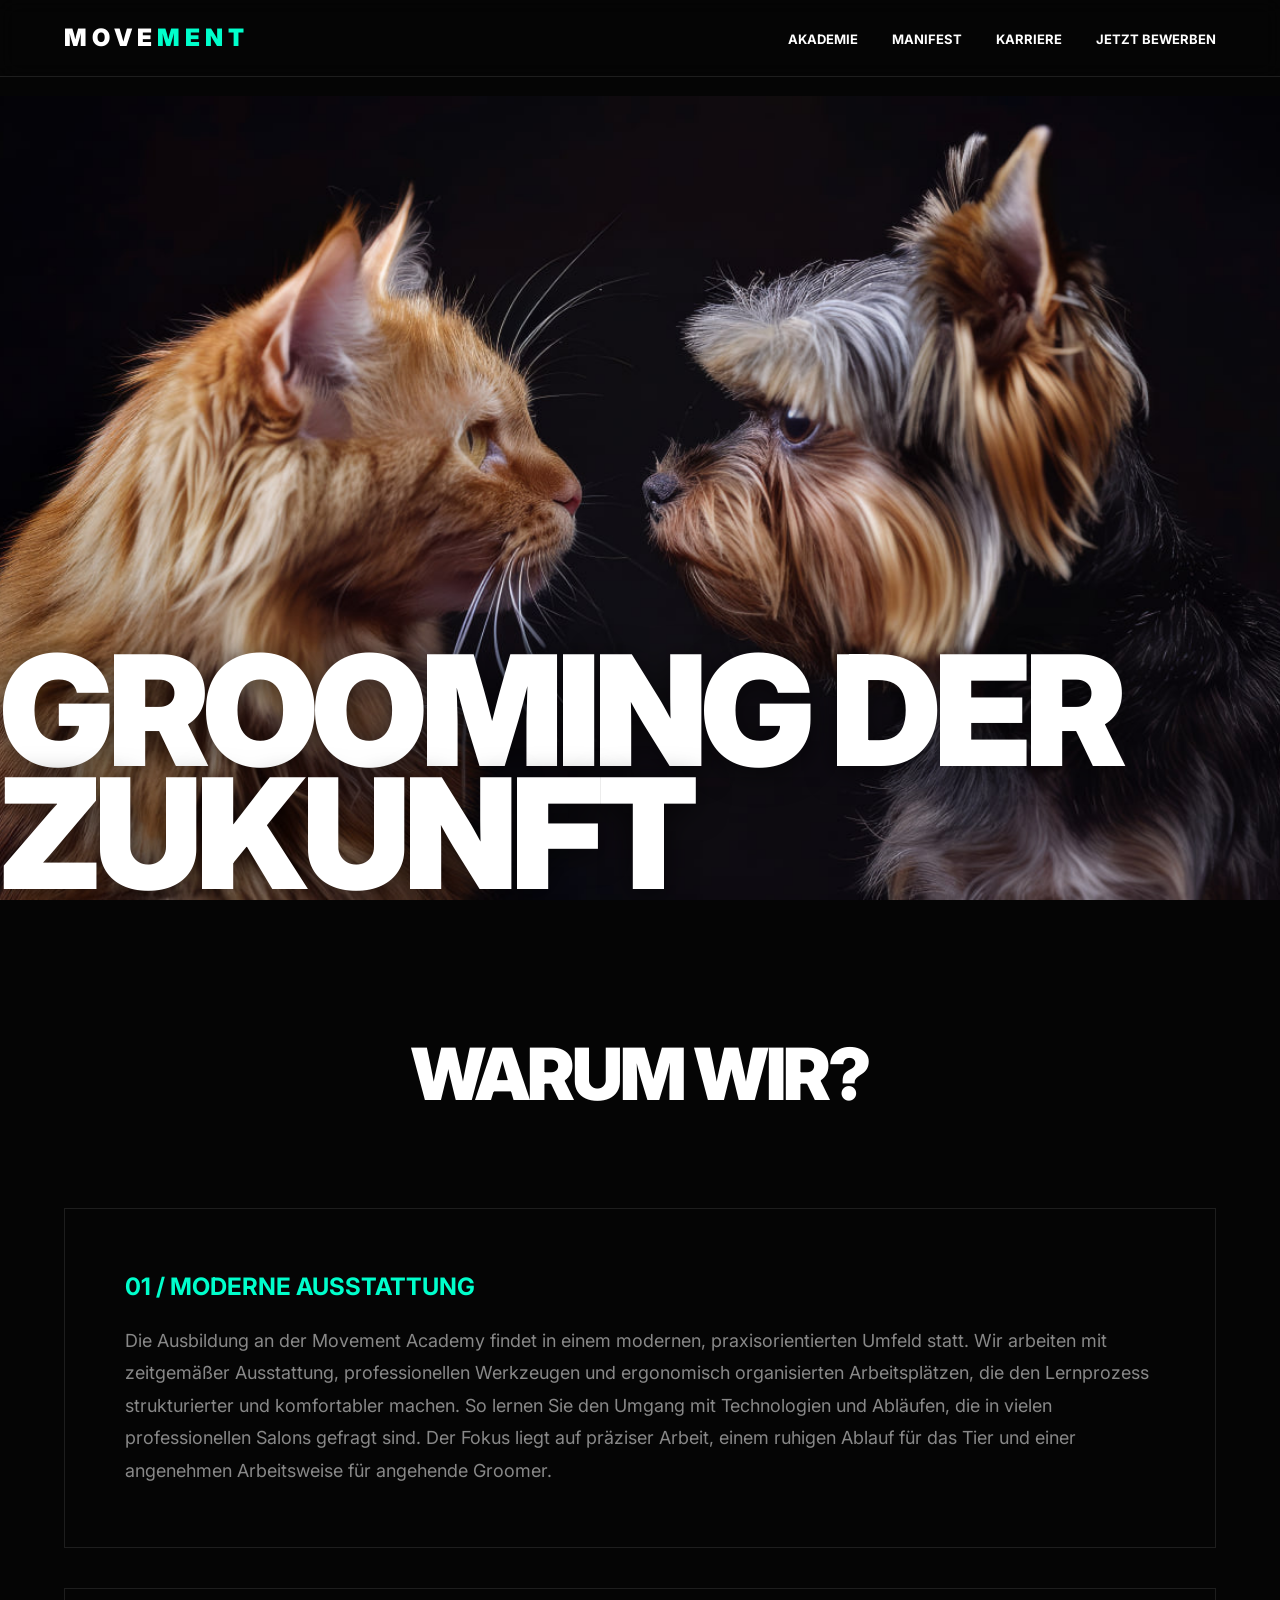
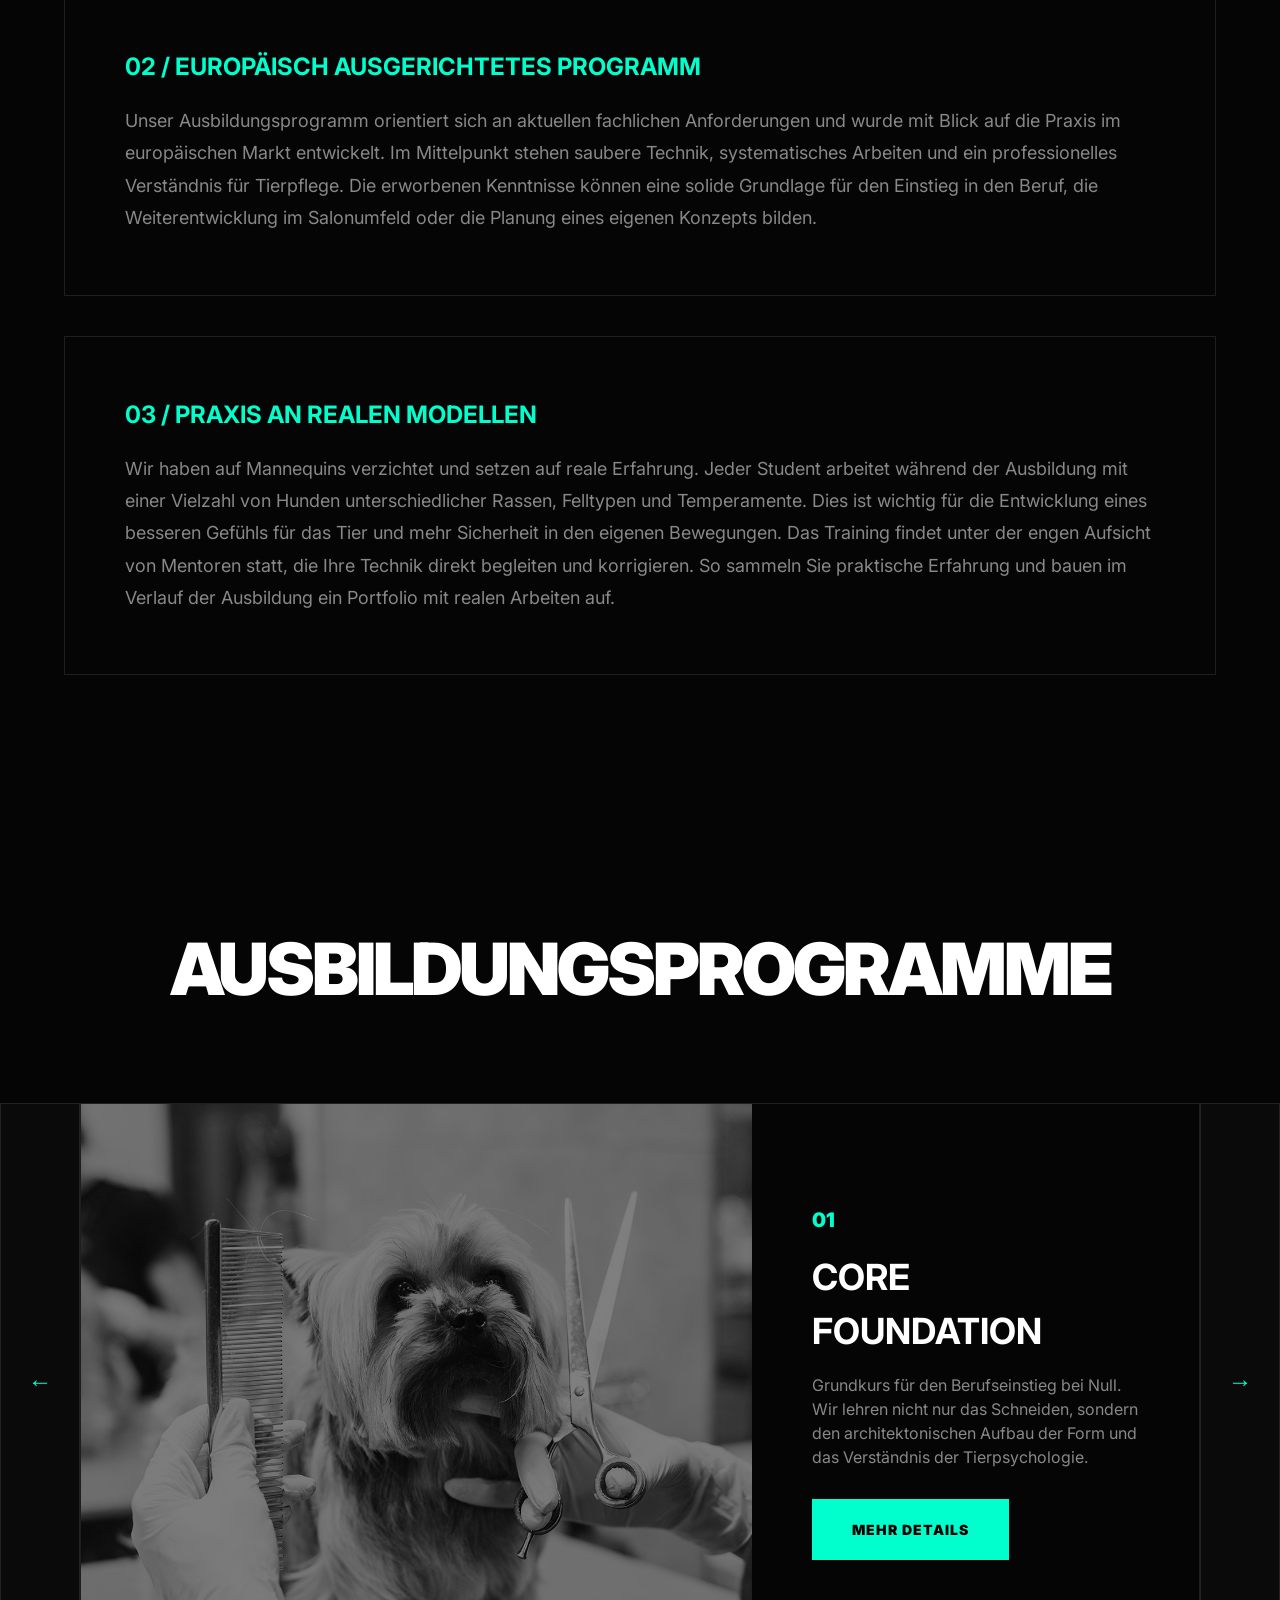
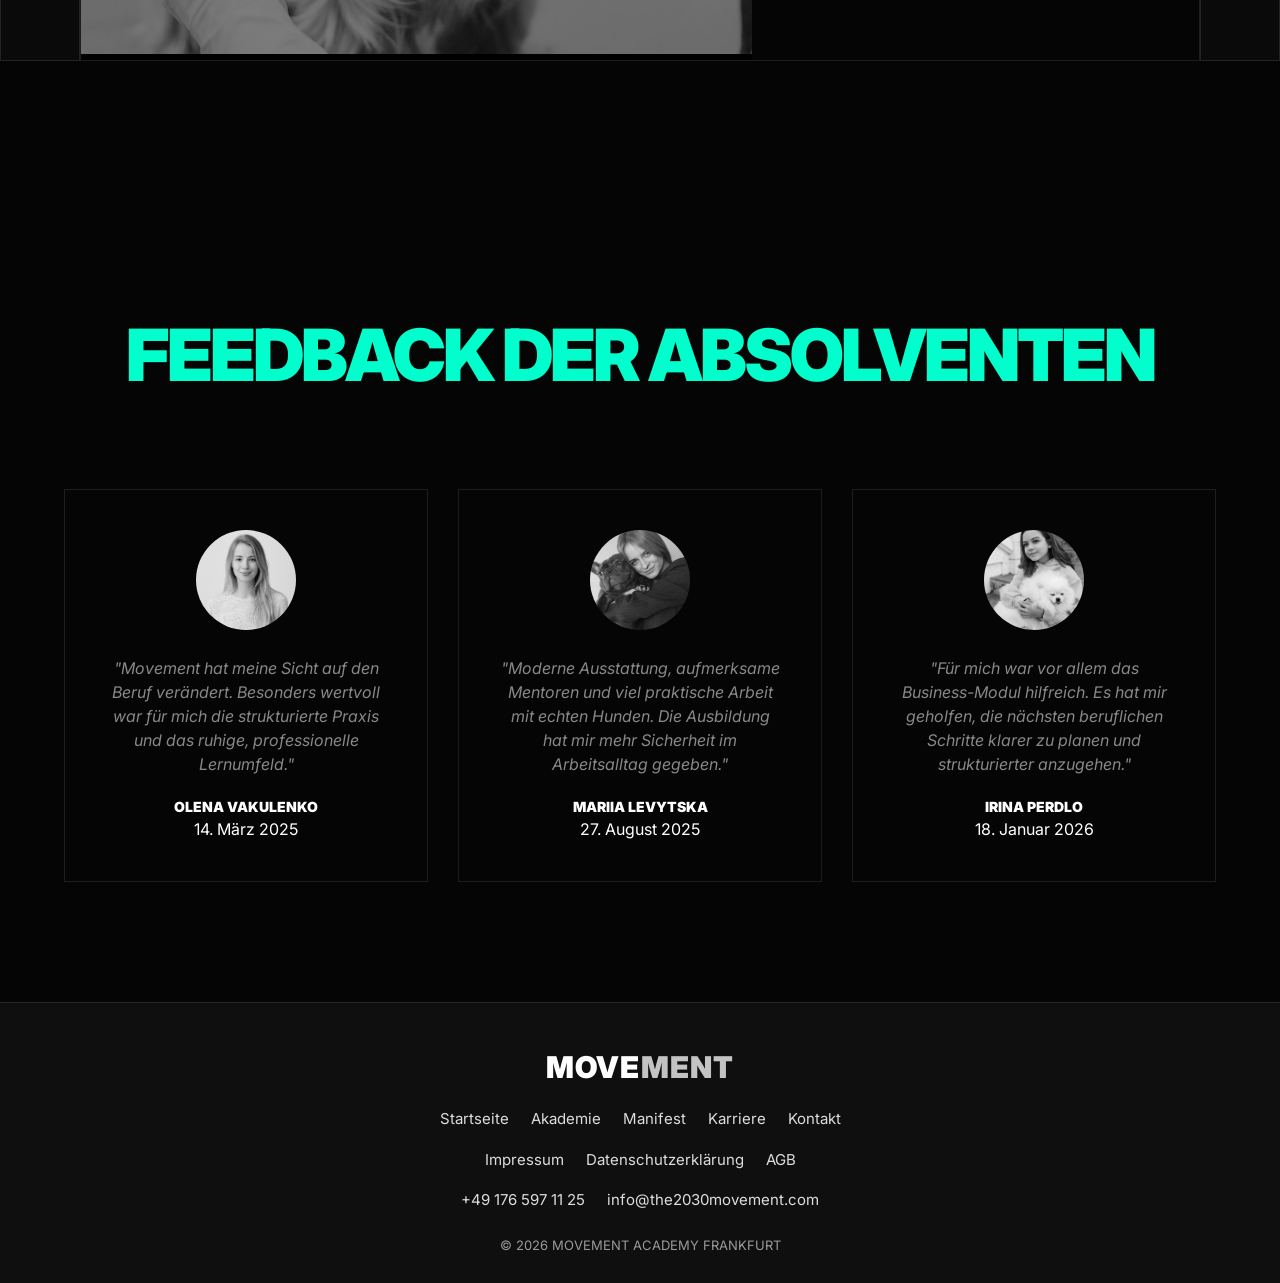
<file: index.html>
<!DOCTYPE html>
<html lang="de">
<head>
    <meta charset="UTF-8">
    <meta name="viewport" content="width=device-width, initial-scale=1.0">
    <title>MOVEMENT — Grooming Architektur 2030</title>
    <link rel="stylesheet" href="style.css">
    <link href="https://fonts.googleapis.com/css2?family=Inter:wght@400;700;900&display=swap" rel="stylesheet">
</head>
<body>

<header class="site-header">
    <div class="container header-inner">
        <a href="index.html" class="brand">MOVE<span>MENT</span></a>
        
        <button class="menu-toggle" id="mobile-menu">
            <span></span>
            <span></span>
            <span></span>
        </button>

        <nav class="nav" id="nav-menu">
            <a href="kurse.html">Akademie</a>
            <a href="uber-uns.html">Manifest</a>
            <a href="karriere.html">Karriere</a>
            <a href="contacts.html" class="btn-nav">Jetzt bewerben</a>
        </nav>
    </div>
</header>


<main>
    <section class="hero-container">
        <div class="hero-full hero-home-bg">
            <div class="hero-content-bottom container">
                <h1 class="hero-title">GROOMING DER ZUKUNFT</h1>
            </div>
        </div>
    </section>

    <section class="section">
    <div class="container">
        <h2 class="section-main-title">WARUM WIR?</h2>
        <div class="advantage-grid">
            <div class="advantage-block reveal">
                <h3>01 / MODERNE AUSSTATTUNG</h3>
                <p>Die Ausbildung an der Movement Academy findet in einem modernen, praxisorientierten Umfeld statt. Wir arbeiten mit zeitgemäßer Ausstattung, professionellen Werkzeugen und ergonomisch organisierten Arbeitsplätzen, die den Lernprozess strukturierter und komfortabler machen. So lernen Sie den Umgang mit Technologien und Abläufen, die in vielen professionellen Salons gefragt sind. Der Fokus liegt auf präziser Arbeit, einem ruhigen Ablauf für das Tier und einer angenehmen Arbeitsweise für angehende Groomer.</p>
            </div>

            <div class="advantage-block reveal">
                <h3>02 / EUROPÄISCH AUSGERICHTETES PROGRAMM</h3>
                <p>Unser Ausbildungsprogramm orientiert sich an aktuellen fachlichen Anforderungen und wurde mit Blick auf die Praxis im europäischen Markt entwickelt. Im Mittelpunkt stehen saubere Technik, systematisches Arbeiten und ein professionelles Verständnis für Tierpflege. Die erworbenen Kenntnisse können eine solide Grundlage für den Einstieg in den Beruf, die Weiterentwicklung im Salonumfeld oder die Planung eines eigenen Konzepts bilden.</p>
            </div>

            <div class="advantage-block reveal">
                <h3>03 / PRAXIS AN REALEN MODELLEN</h3>
                <p>Wir haben auf Mannequins verzichtet und setzen auf reale Erfahrung. Jeder Student arbeitet während der Ausbildung mit einer Vielzahl von Hunden unterschiedlicher Rassen, Felltypen und Temperamente. Dies ist wichtig für die Entwicklung eines besseren Gefühls für das Tier und mehr Sicherheit in den eigenen Bewegungen. Das Training findet unter der engen Aufsicht von Mentoren statt, die Ihre Technik direkt begleiten und korrigieren. So sammeln Sie praktische Erfahrung und bauen im Verlauf der Ausbildung ein Portfolio mit realen Arbeiten auf.</p>
            </div>
        </div>
    </div>
</section>

    <section class="section courses-slider-section">
        <div class="container">
            <h2 class="section-main-title">AUSBILDUNGSPROGRAMME</h2>
        </div>
        
        <div class="slider-wrapper-central">
            <button class="slider-nav-panel prev" id="prevBtn">
                <span class="arrow">←</span>
            </button>

            <div class="courses-window">
                <div class="courses-track" id="coursesTrack">
                    <div class="course-card-compact">
                        <div class="course-img-box">
                            <img src="images/home2.jpg" alt="Professioneller Grooming-Prozess in der Movement Academy" class="hero-bg-img">
                        </div>
                        <div class="course-content-box">
                            <span class="course-num">01</span>
                            <h3>CORE FOUNDATION</h3>
                            <p>Grundkurs für den Berufseinstieg bei Null. Wir lehren nicht nur das Schneiden, sondern den architektonischen Aufbau der Form und das Verständnis der Tierpsychologie.</p>
                            <a href="kurse.html" class="btn-movement">MEHR DETAILS</a>
                        </div>
                    </div>
                    <div class="course-card-compact">
                        <div class="course-img-box">
                            <img src="images/home3.jpg" alt="Kreatives Grooming und Arbeit mit anspruchsvollen Rassen">
                        </div>
                        <div class="course-content-box">
                            <span class="course-num">02</span>
                            <h3>MASTER STYLIST</h3>
                            <p>Für praktizierende Master. Asian Fusion, kreatives Grooming und Vorbereitung auf internationale Meisterschaften. Werden Sie zur Markt-Elite.</p>
                            <a href="kurse.html" class="btn-movement">MEHR DETAILS</a>
                        </div>
                    </div>
                    <div class="course-card-compact">
                        <div class="course-img-box">
                            <img src="images/home4.jpg" alt="Business-Modul für Salonbesitzer">
                        </div>
                        <div class="course-content-box">
                            <span class="course-num">03</span>
                            <h3>BUSINESS ARCHITECT</h3>
                            <p>Eröffnung eines Salons in Deutschland: von rechtlichen Feinheiten und der Auswahl der Ausstattung bis hin zur Marketingstrategie für volle Terminkalender.</p>
                            <a href="kurse.html" class="btn-movement">MEHR DETAILS</a>
                        </div>
                    </div>
                </div>
            </div>

            <button class="slider-nav-panel next" id="nextBtn">
                <span class="arrow">→</span>
            </button>
        </div>
    </section>

    <section class="section section-dark">
    <div class="container">
        <h2 class="section-main-title" style="color: var(--accent);">FEEDBACK DER ABSOLVENTEN</h2>
        <div class="reviews-grid">
            <div class="review-item reveal">
                <img src="images/home5.jpg" alt="Absolventin der Movement Academy" class="client-photo">
                <div class="review-text">
                    <p>"Movement hat meine Sicht auf den Beruf verändert. Besonders wertvoll war für mich die strukturierte Praxis und das ruhige, professionelle Lernumfeld."</p>
                    <h4>OLENA VAKULENKO</h4>
                    <span class="review-date">14. März 2025</span>
                </div>
            </div>

            <div class="review-item reveal">
                <img src="images/home6.jpg" alt="Groomer-Master nach der Ausbildung" class="client-photo">
                <div class="review-text">
                    <p>"Moderne Ausstattung, aufmerksame Mentoren und viel praktische Arbeit mit echten Hunden. Die Ausbildung hat mir mehr Sicherheit im Arbeitsalltag gegeben."</p>
                    <h4>MARIIA LEVYTSKA</h4>
                    <span class="review-date">27. August 2025</span>
                </div>
            </div>

            <div class="review-item reveal">
                <img src="images/home7.jpg" alt="Absolventin mit Hund nach der Ausbildung" class="client-photo">
                <div class="review-text">
                    <p>"Für mich war vor allem das Business-Modul hilfreich. Es hat mir geholfen, die nächsten beruflichen Schritte klarer zu planen und strukturierter anzugehen."</p>
                    <h4>IRINA PERDLO</h4>
                    <span class="review-date">18. Januar 2026</span>
                </div>
            </div>
        </div>
    </div>
</section>
</main>

<footer class="footer">
    <div class="container footer-inner">
        <a href="index.html" class="footer-brand">MOVE<span>MENT</span></a>

        <div class="footer-nav">
            <a href="index.html">Startseite</a>
            <a href="kurse.html">Akademie</a>
            <a href="uber-uns.html">Manifest</a>
            <a href="karriere.html">Karriere</a>
            <a href="contacts.html">Kontakt</a>
        </div>

        <div class="footer-legal">
            <a href="impressum.html">Impressum</a>
            <a href="privacy-policy.html">Datenschutzerklärung</a>
            <a href="agb.html">AGB</a>
        </div>

        <div class="footer-contact">
            <a href="tel:+491765971125">+49 176 597 11 25</a>
            <a href="mailto:info@the2030movement.com">info@the2030movement.com</a>
        </div>

        <div class="footer-copy">
            © 2026 MOVEMENT ACADEMY FRANKFURT
        </div>
    </div>
</footer>

<script src="script.js"></script>
</body>
</html>
</file>
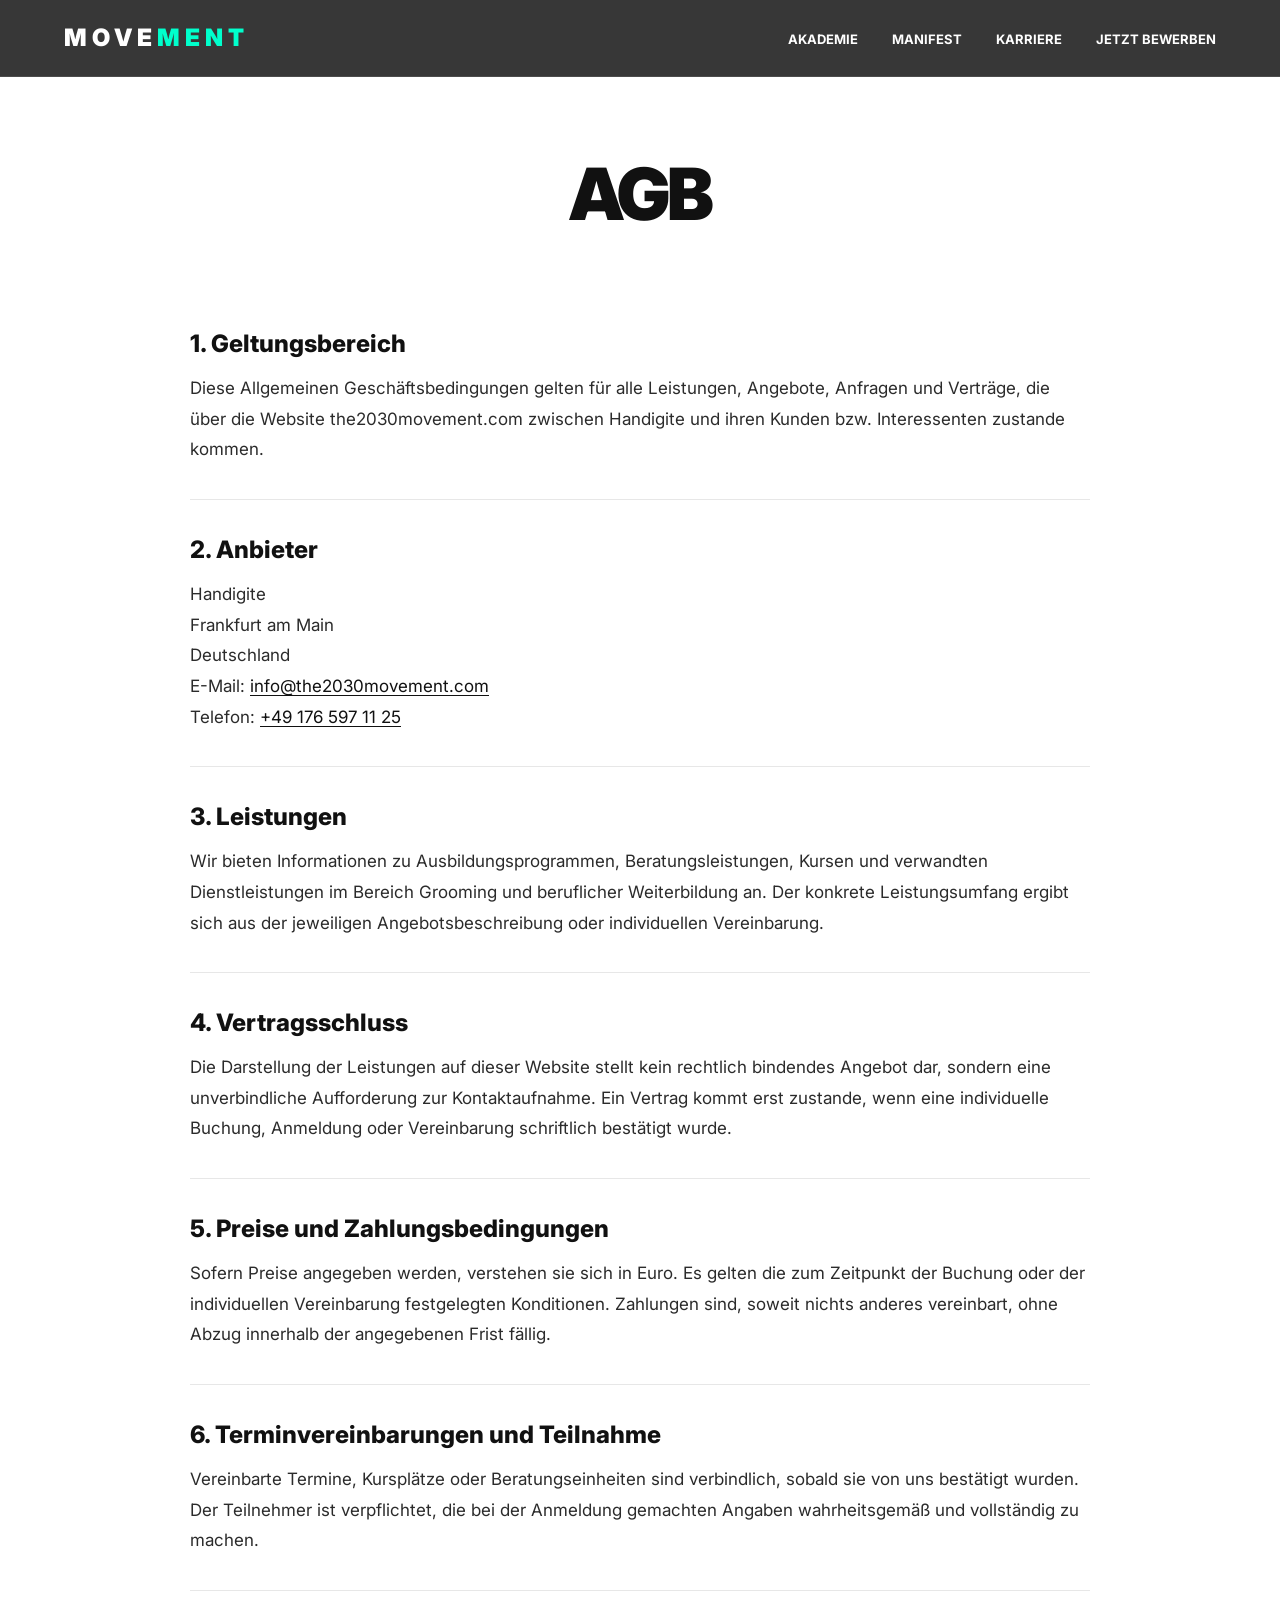
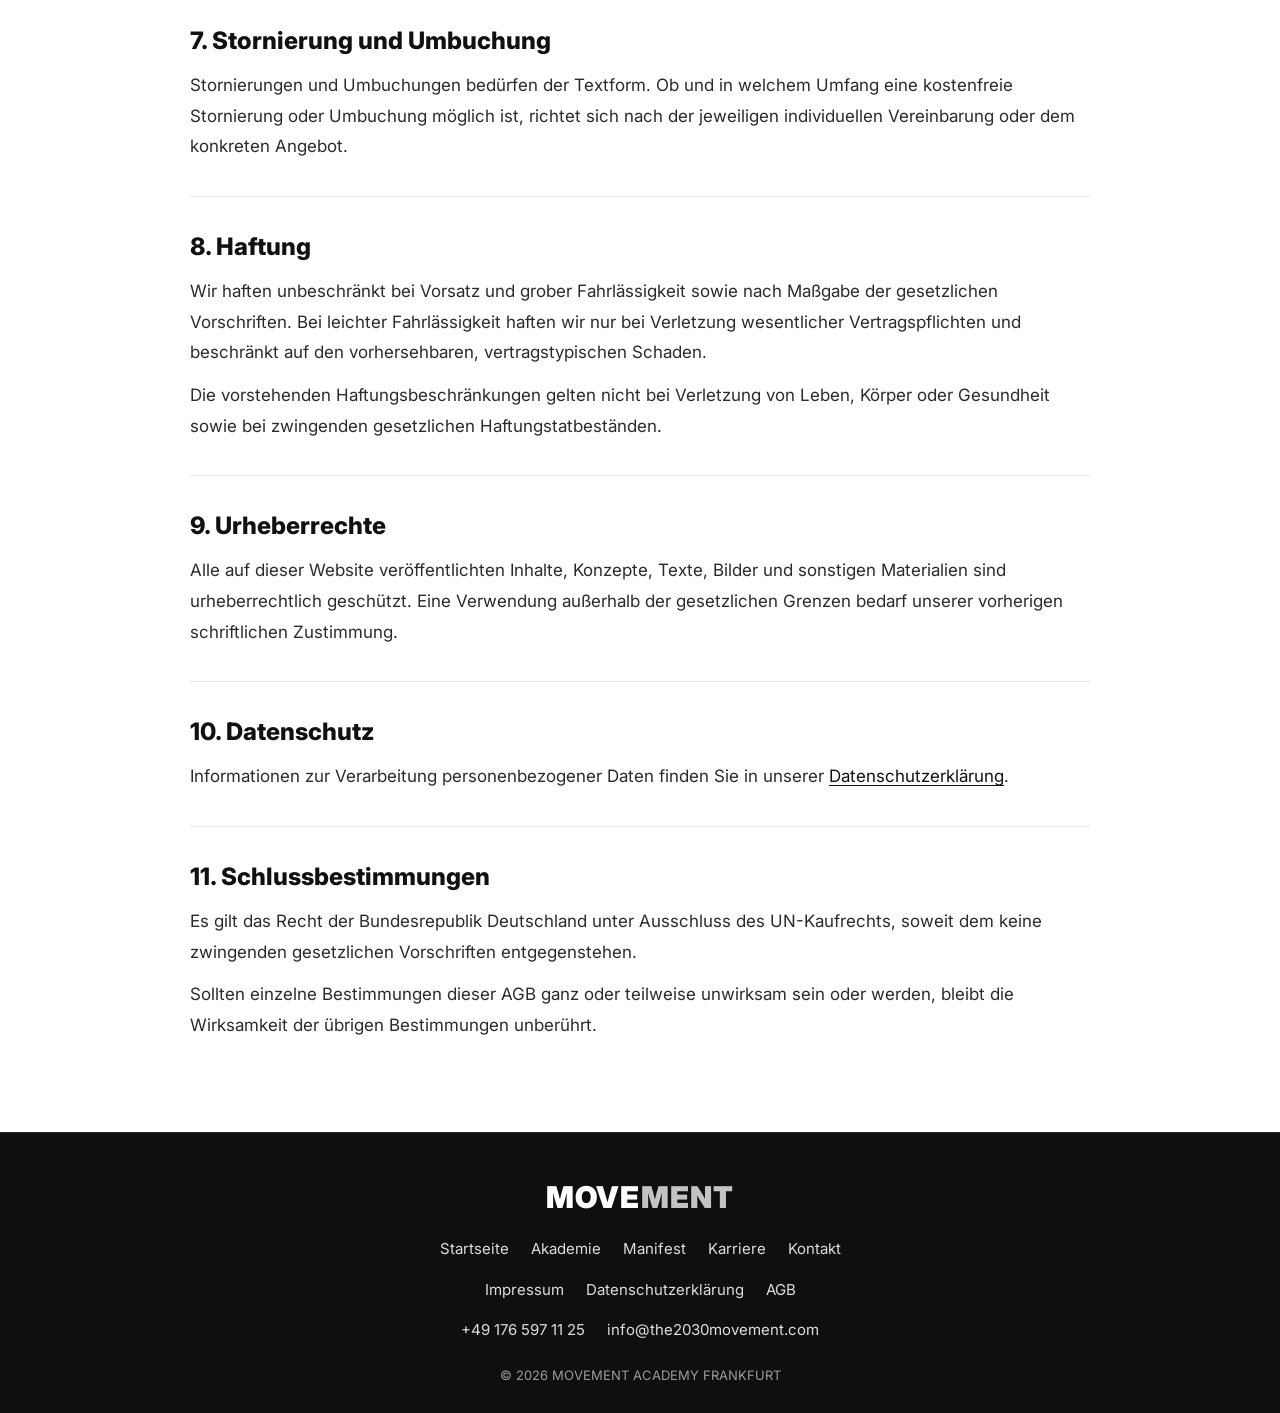
<file: agb.html>
<!DOCTYPE html>
<html lang="de">
<head>
    <meta charset="UTF-8">
    <meta name="viewport" content="width=device-width, initial-scale=1.0">
    <title>AGB — Movement Academy</title>
    <link rel="stylesheet" href="style.css">
    <link href="https://fonts.googleapis.com/css2?family=Inter:wght@400;700;900&display=swap" rel="stylesheet">
</head>
<body>

<header class="site-header">
    <div class="container header-inner">
        <a href="index.html" class="brand">MOVE<span>MENT</span></a>

        <button class="menu-toggle" id="mobile-menu">
            <span></span>
            <span></span>
            <span></span>
        </button>

        <nav class="nav" id="nav-menu">
            <a href="kurse.html">Akademie</a>
            <a href="uber-uns.html">Manifest</a>
            <a href="karriere.html">Karriere</a>
            <a href="contacts.html" class="btn-nav">Jetzt bewerben</a>
        </nav>
    </div>
</header>

<main>
    <section class="section legal-page-section">
        <div class="container legal-container">
            <h1 class="section-main-title">AGB</h1>

            <div class="legal-content reveal">
                <section class="legal-block">
                    <h2>1. Geltungsbereich</h2>
                    <p>
                        Diese Allgemeinen Geschäftsbedingungen gelten für alle Leistungen, Angebote, Anfragen und Verträge,
                        die über die Website the2030movement.com zwischen Handigite und ihren Kunden bzw. Interessenten
                        zustande kommen.
                    </p>
                </section>

                <section class="legal-block">
                    <h2>2. Anbieter</h2>
                    <p>
                        Handigite<br>
                        Frankfurt am Main<br>
                        Deutschland<br>
                        E-Mail: <a href="mailto:info@the2030movement.com">info@the2030movement.com</a><br>
                        Telefon: <a href="tel:+491765971125">+49 176 597 11 25</a>
                    </p>
                </section>

                <section class="legal-block">
                    <h2>3. Leistungen</h2>
                    <p>
                        Wir bieten Informationen zu Ausbildungsprogrammen, Beratungsleistungen, Kursen und verwandten Dienstleistungen
                        im Bereich Grooming und beruflicher Weiterbildung an. Der konkrete Leistungsumfang ergibt sich aus der jeweiligen
                        Angebotsbeschreibung oder individuellen Vereinbarung.
                    </p>
                </section>

                <section class="legal-block">
                    <h2>4. Vertragsschluss</h2>
                    <p>
                        Die Darstellung der Leistungen auf dieser Website stellt kein rechtlich bindendes Angebot dar, sondern eine
                        unverbindliche Aufforderung zur Kontaktaufnahme. Ein Vertrag kommt erst zustande, wenn eine individuelle
                        Buchung, Anmeldung oder Vereinbarung schriftlich bestätigt wurde.
                    </p>
                </section>

                <section class="legal-block">
                    <h2>5. Preise und Zahlungsbedingungen</h2>
                    <p>
                        Sofern Preise angegeben werden, verstehen sie sich in Euro. Es gelten die zum Zeitpunkt der Buchung oder
                        der individuellen Vereinbarung festgelegten Konditionen. Zahlungen sind, soweit nichts anderes vereinbart,
                        ohne Abzug innerhalb der angegebenen Frist fällig.
                    </p>
                </section>

                <section class="legal-block">
                    <h2>6. Terminvereinbarungen und Teilnahme</h2>
                    <p>
                        Vereinbarte Termine, Kursplätze oder Beratungseinheiten sind verbindlich, sobald sie von uns bestätigt wurden.
                        Der Teilnehmer ist verpflichtet, die bei der Anmeldung gemachten Angaben wahrheitsgemäß und vollständig zu machen.
                    </p>
                </section>

                <section class="legal-block">
                    <h2>7. Stornierung und Umbuchung</h2>
                    <p>
                        Stornierungen und Umbuchungen bedürfen der Textform. Ob und in welchem Umfang eine kostenfreie Stornierung
                        oder Umbuchung möglich ist, richtet sich nach der jeweiligen individuellen Vereinbarung oder dem konkreten Angebot.
                    </p>
                </section>

                <section class="legal-block">
                    <h2>8. Haftung</h2>
                    <p>
                        Wir haften unbeschränkt bei Vorsatz und grober Fahrlässigkeit sowie nach Maßgabe der gesetzlichen Vorschriften.
                        Bei leichter Fahrlässigkeit haften wir nur bei Verletzung wesentlicher Vertragspflichten und beschränkt auf
                        den vorhersehbaren, vertragstypischen Schaden.
                    </p>
                    <p>
                        Die vorstehenden Haftungsbeschränkungen gelten nicht bei Verletzung von Leben, Körper oder Gesundheit sowie
                        bei zwingenden gesetzlichen Haftungstatbeständen.
                    </p>
                </section>

                <section class="legal-block">
                    <h2>9. Urheberrechte</h2>
                    <p>
                        Alle auf dieser Website veröffentlichten Inhalte, Konzepte, Texte, Bilder und sonstigen Materialien sind
                        urheberrechtlich geschützt. Eine Verwendung außerhalb der gesetzlichen Grenzen bedarf unserer vorherigen
                        schriftlichen Zustimmung.
                    </p>
                </section>

                <section class="legal-block">
                    <h2>10. Datenschutz</h2>
                    <p>
                        Informationen zur Verarbeitung personenbezogener Daten finden Sie in unserer
                        <a href="privacy-policy.html">Datenschutzerklärung</a>.
                    </p>
                </section>

                <section class="legal-block">
                    <h2>11. Schlussbestimmungen</h2>
                    <p>
                        Es gilt das Recht der Bundesrepublik Deutschland unter Ausschluss des UN-Kaufrechts, soweit dem keine
                        zwingenden gesetzlichen Vorschriften entgegenstehen.
                    </p>
                    <p>
                        Sollten einzelne Bestimmungen dieser AGB ganz oder teilweise unwirksam sein oder werden, bleibt die
                        Wirksamkeit der übrigen Bestimmungen unberührt.
                    </p>
                </section>
            </div>
        </div>
    </section>
</main>

<footer class="footer">
    <div class="container footer-inner">
        <a href="index.html" class="footer-brand">MOVE<span>MENT</span></a>

        <div class="footer-nav">
            <a href="index.html">Startseite</a>
            <a href="kurse.html">Akademie</a>
            <a href="uber-uns.html">Manifest</a>
            <a href="karriere.html">Karriere</a>
            <a href="contacts.html">Kontakt</a>
        </div>

        <div class="footer-legal">
            <a href="impressum.html">Impressum</a>
            <a href="privacy-policy.html">Datenschutzerklärung</a>
            <a href="agb.html">AGB</a>
        </div>

        <div class="footer-contact">
            <a href="tel:+491765971125">+49 176 597 11 25</a>
            <a href="mailto:info@the2030movement.com">info@the2030movement.com</a>
        </div>

        <div class="footer-copy">
            © 2026 MOVEMENT ACADEMY FRANKFURT
        </div>
    </div>
</footer>

<script src="script.js"></script>
</body>
</html>
</file>
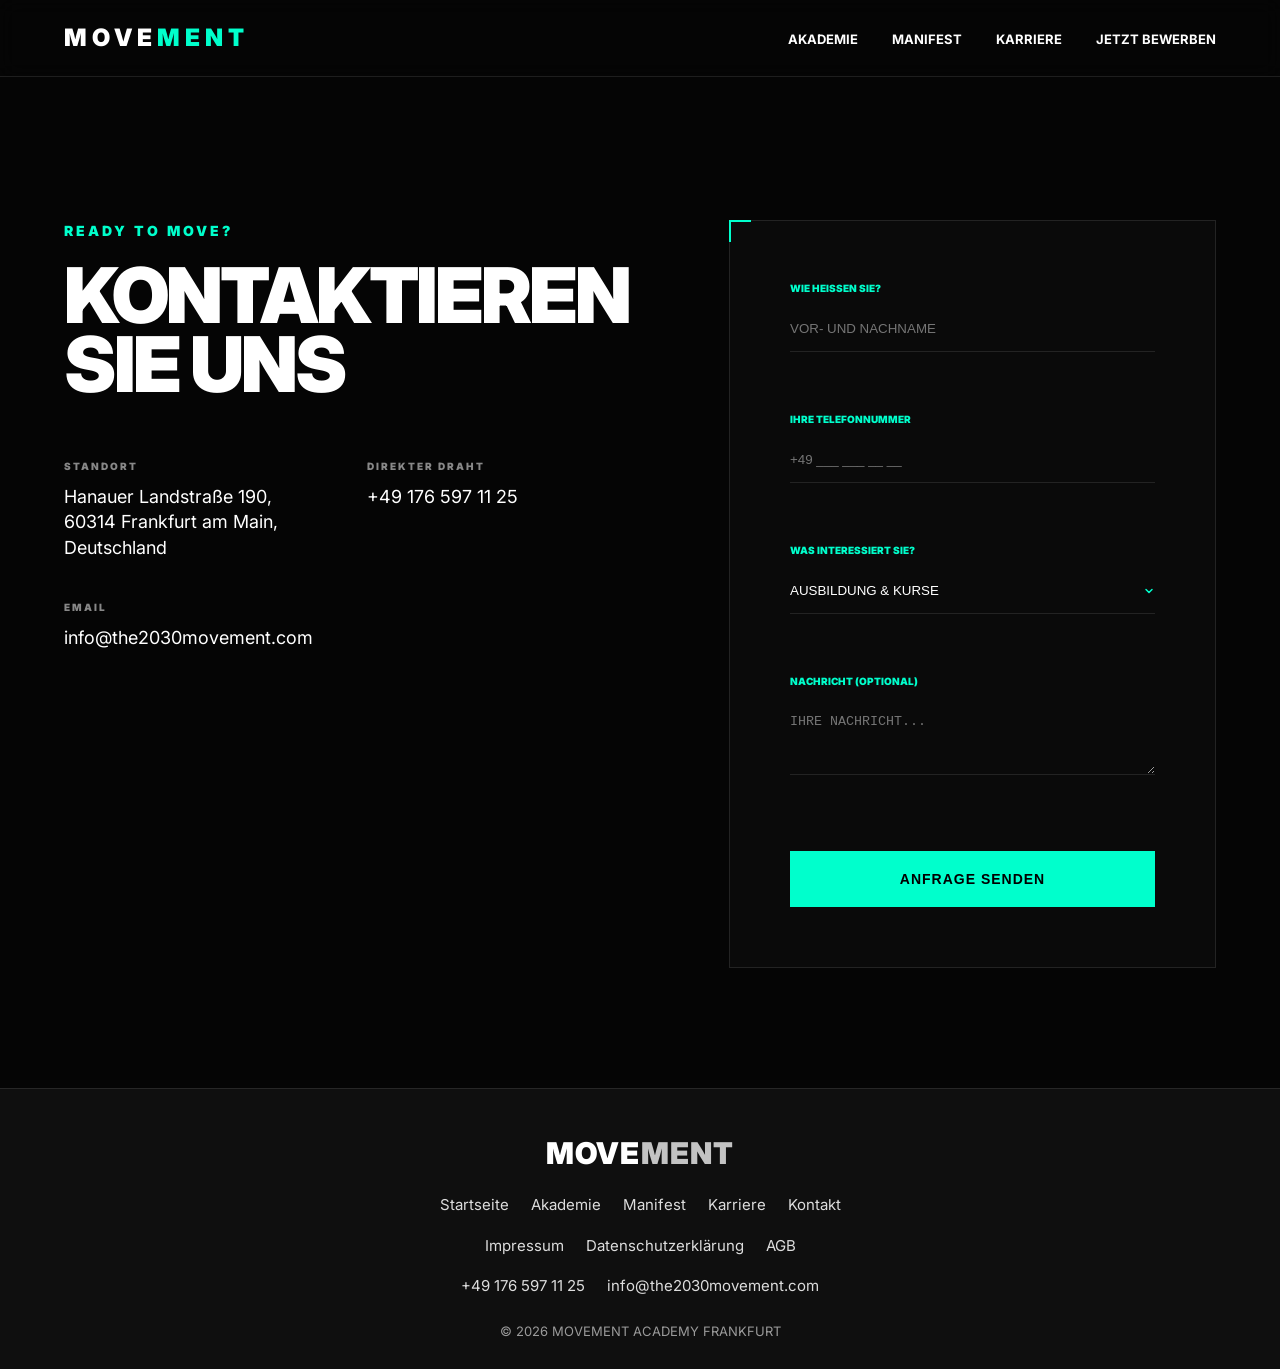
<file: contacts.html>
<!DOCTYPE html>
<html lang="de">
<head>
    <meta charset="UTF-8">
    <meta name="viewport" content="width=device-width, initial-scale=1.0">
    <title>KONTAKT — Movement Academy</title>
    <link rel="stylesheet" href="style.css">
    <link href="https://fonts.googleapis.com/css2?family=Inter:wght@400;700;900&display=swap" rel="stylesheet">
</head>
<body>

<header class="site-header">
    <div class="container header-inner">
        <a href="index.html" class="brand">MOVE<span>MENT</span></a>
        
        <button class="menu-toggle" id="mobile-menu">
            <span></span>
            <span></span>
            <span></span>
        </button>

        <nav class="nav" id="nav-menu">
            <a href="kurse.html">Akademie</a>
            <a href="uber-uns.html">Manifest</a>
            <a href="karriere.html">Karriere</a>
            <a href="contacts.html" class="btn-nav">Jetzt bewerben</a>
        </nav>
    </div>
</header>


<main class="contacts-page">
    <section class="section">
        <div class="container grid-contacts">
            
            <div class="contacts-info reveal">
                <span class="eyebrow">READY TO MOVE?</span>
                <h1 class="title-huge">KONTAKTIEREN<br>SIE UNS</h1>
                
                <div class="contact-details">
                    <div class="detail-item full-width">
                        <label>STANDORT</label>
                        <p>Hanauer Landstraße 190,<br>60314 Frankfurt am Main, Deutschland</p>
                    </div>
                    
                    <div class="detail-item">
                        <label>DIREKTER DRAHT</label>
                        <p><a href="tel:+491765971125">+49 176 597 11 25</a></p>
                    </div>
                    
                    <div class="detail-item">
                        <label>EMAIL</label>
                        <p><a href="mailto:info@the2030movement.com">info@the2030movement.com</a></p>
                    </div>
                </div>
            </div>

            <div class="contacts-form-container reveal">
                <div class="form-glass">
                    <form action="submit.php" method="POST" id="mainContactForm">
    <input type="hidden" name="form_type" value="contact">

    <!-- Honeypot -->
    <div style="display:none;">
        <label for="website">Website</label>
        <input type="text" id="website" name="website" tabindex="-1" autocomplete="off">
    </div>

    <div class="input-group">
        <label>WIE HEISSEN SIE?</label>
        <input
            type="text"
            name="name"
            placeholder="VOR- UND NACHNAME"
            required
            class="input-neo"
        >
    </div>
    
    <div class="input-group">
        <label>IHRE TELEFONNUMMER</label>
        <input
            type="tel"
            name="phone"
            placeholder="+49 ___ ___ __ __"
            required
            class="input-neo"
        >
    </div>
    
    <div class="input-group">
        <label>WAS INTERESSIERT SIE?</label>
        <select name="topic" class="input-neo select-neo">
            <option value="education">AUSBILDUNG & KURSE</option>
            <option value="career">KOOPERATION & KARRIERE</option>
            <option value="salon">SALON-DIENSTLEISTUNGEN</option>
            <option value="other">SONSTIGE ANFRAGE</option>
        </select>
    </div>
    
    <div class="input-group">
        <label>NACHRICHT (OPTIONAL)</label>
        <textarea
            name="message"
            placeholder="IHRE NACHRICHT..."
            rows="3"
            class="input-neo"
        ></textarea>
    </div>

    <button type="submit" class="btn-movement full">ANFRAGE SENDEN</button>
</form>
                </div>
            </div>

        </div>
    </section>
</main>

<footer class="footer">
    <div class="container footer-inner">
        <a href="index.html" class="footer-brand">MOVE<span>MENT</span></a>

        <div class="footer-nav">
            <a href="index.html">Startseite</a>
            <a href="kurse.html">Akademie</a>
            <a href="uber-uns.html">Manifest</a>
            <a href="karriere.html">Karriere</a>
            <a href="contacts.html">Kontakt</a>
        </div>

        <div class="footer-legal">
            <a href="impressum.html">Impressum</a>
            <a href="privacy-policy.html">Datenschutzerklärung</a>
            <a href="agb.html">AGB</a>
        </div>

        <div class="footer-contact">
            <a href="tel:+491765971125">+49 176 597 11 25</a>
            <a href="mailto:info@the2030movement.com">info@the2030movement.com</a>
        </div>

        <div class="footer-copy">
            © 2026 MOVEMENT ACADEMY FRANKFURT
        </div>
    </div>
</footer>

<script src="script.js"></script>
<div class="popup-overlay" id="successPopup">
    <div class="popup-content success-content">
        <button class="close-success">&times;</button>
        <div class="success-icon">✓</div>
        <h2>VIELEN DANK!</h2>
        <p>Ihre Anfrage wurde erfolgreich gesendet. Wir werden uns in Kürze mit Ihnen in Verbindung setzen, um die Details zu besprechen.</p>
        <button class="btn-movement close-success-btn">VERSTANDEN</button>
    </div>
</div>
</body>
</html>
</file>
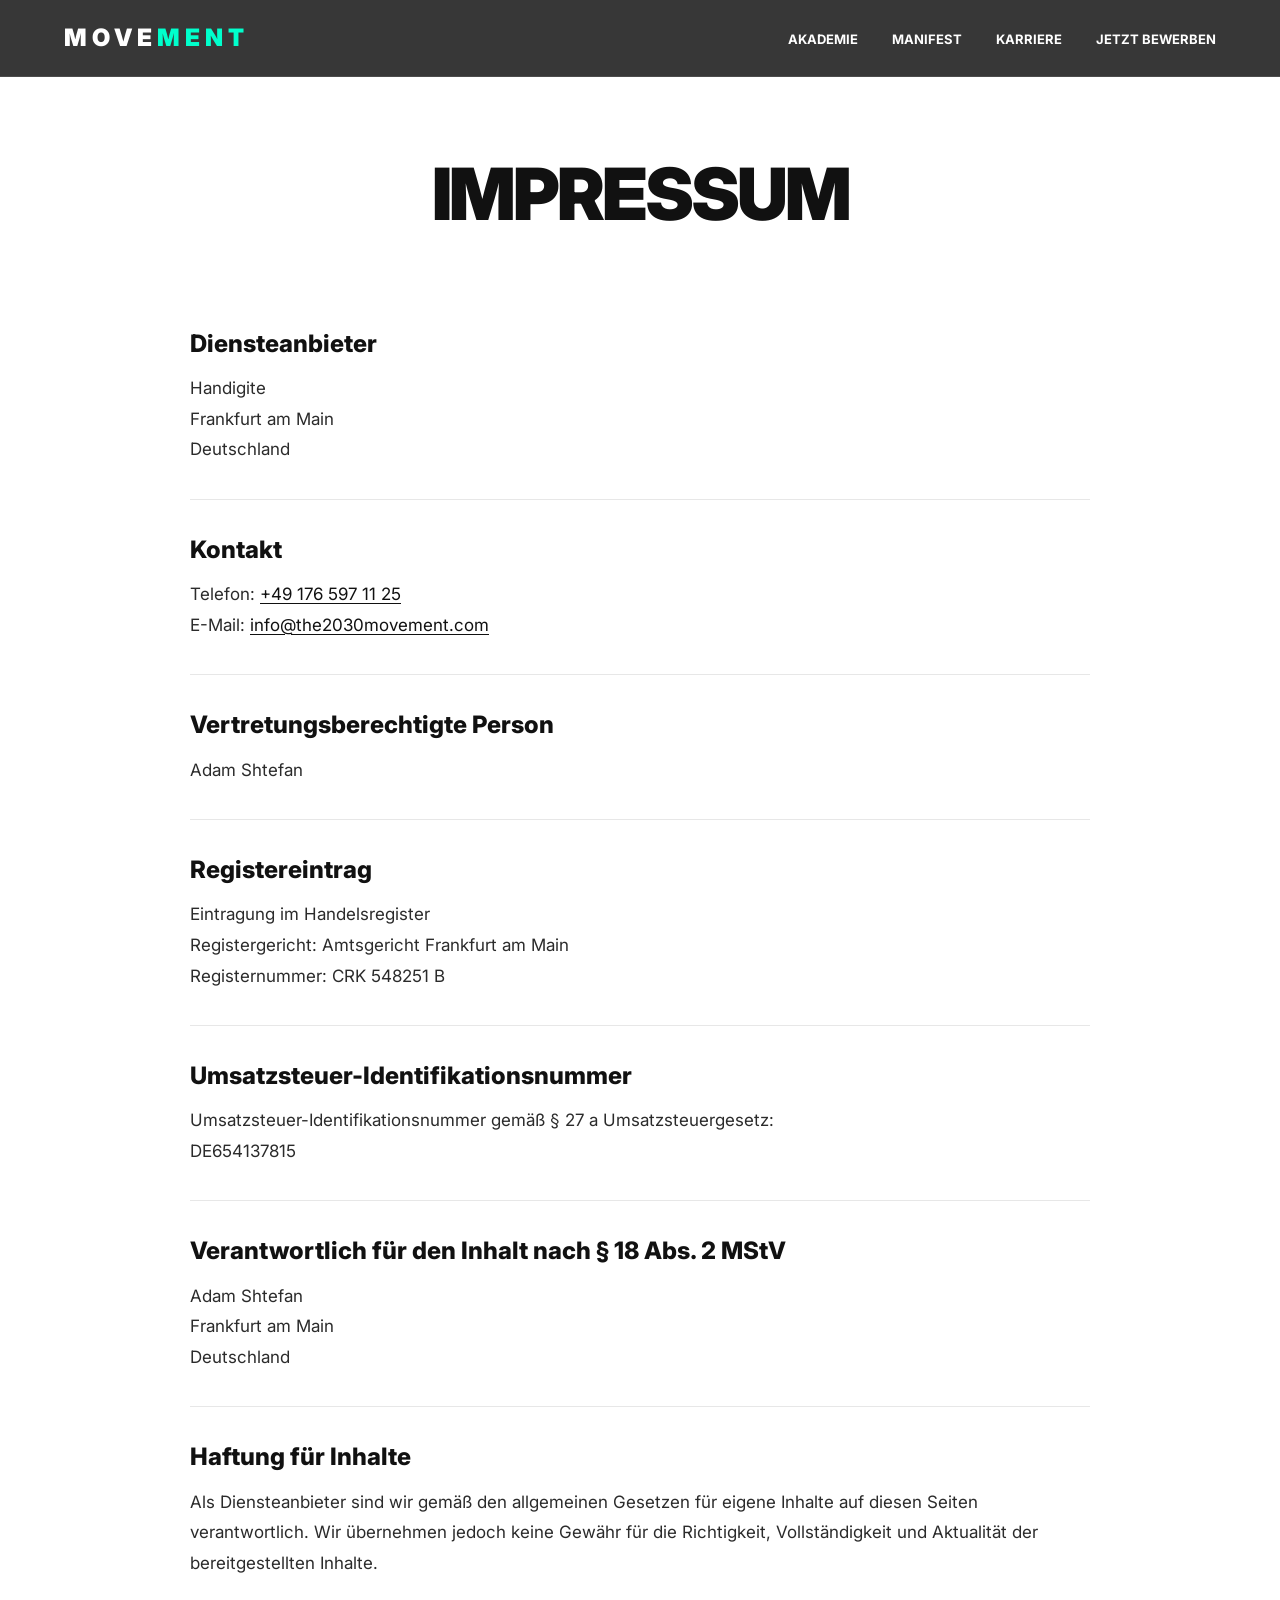
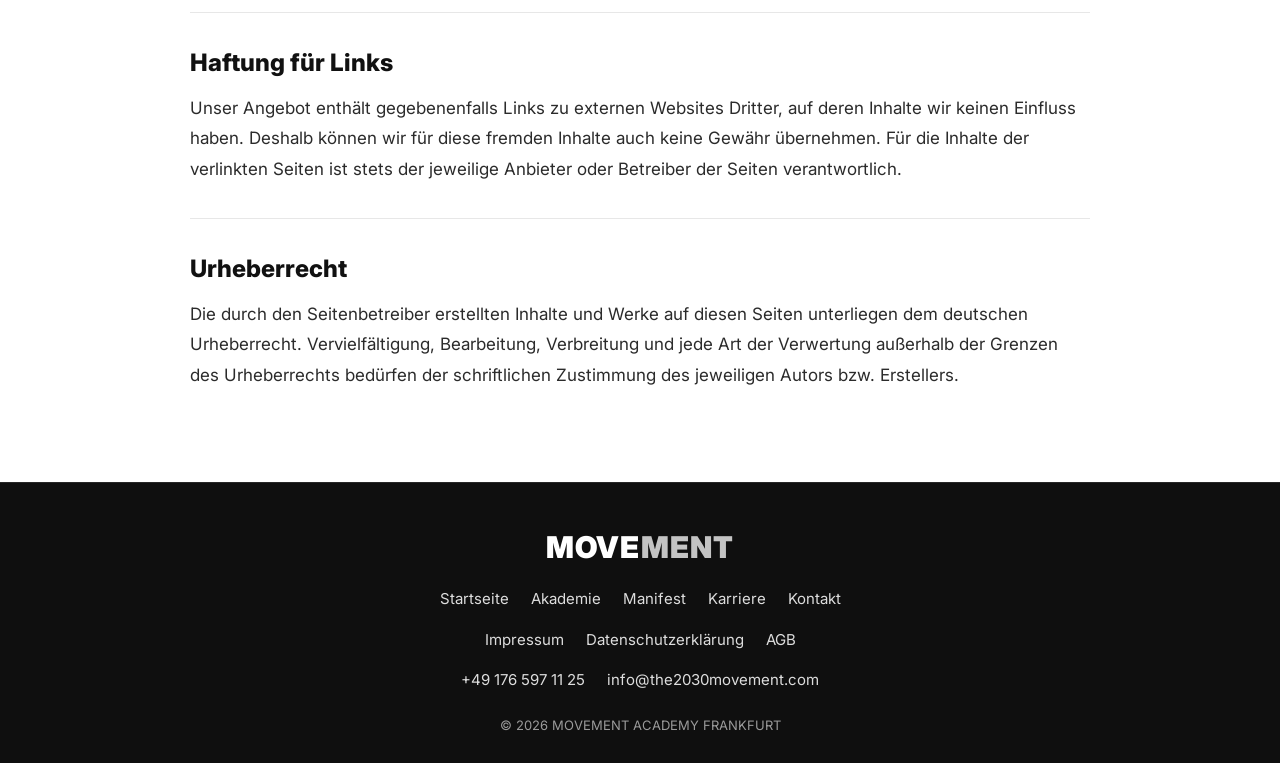
<file: impressum.html>
<!DOCTYPE html>
<html lang="de">
<head>
    <meta charset="UTF-8">
    <meta name="viewport" content="width=device-width, initial-scale=1.0">
    <title>Impressum — Movement Academy</title>
    <link rel="stylesheet" href="style.css">
    <link href="https://fonts.googleapis.com/css2?family=Inter:wght@400;700;900&display=swap" rel="stylesheet">
</head>
<body>

<header class="site-header">
    <div class="container header-inner">
        <a href="index.html" class="brand">MOVE<span>MENT</span></a>

        <button class="menu-toggle" id="mobile-menu">
            <span></span>
            <span></span>
            <span></span>
        </button>

        <nav class="nav" id="nav-menu">
            <a href="kurse.html">Akademie</a>
            <a href="uber-uns.html">Manifest</a>
            <a href="karriere.html">Karriere</a>
            <a href="contacts.html" class="btn-nav">Jetzt bewerben</a>
        </nav>
    </div>
</header>

<main>
    <section class="section legal-page-section">
        <div class="container legal-container">
            <h1 class="section-main-title">IMPRESSUM</h1>

            <div class="legal-content reveal">
                <section class="legal-block">
                    <h2>Diensteanbieter</h2>
                    <p>
                        Handigite<br>
                        Frankfurt am Main<br>
                        Deutschland
                    </p>
                </section>

                <section class="legal-block">
                    <h2>Kontakt</h2>
                    <p>
                        Telefon: <a href="tel:+491765971125">+49 176 597 11 25</a><br>
                        E-Mail: <a href="mailto:info@the2030movement.com">info@the2030movement.com</a>
                    </p>
                </section>

                <section class="legal-block">
                    <h2>Vertretungsberechtigte Person</h2>
                    <p>Adam Shtefan</p>
                </section>

                <section class="legal-block">
                    <h2>Registereintrag</h2>
                    <p>
                        Eintragung im Handelsregister<br>
                        Registergericht: Amtsgericht Frankfurt am Main<br>
                        Registernummer: CRK 548251 B
                    </p>
                </section>

                <section class="legal-block">
                    <h2>Umsatzsteuer-Identifikationsnummer</h2>
                    <p>
                        Umsatzsteuer-Identifikationsnummer gemäß § 27 a Umsatzsteuergesetz:<br>
                        DE654137815
                    </p>
                </section>

                <section class="legal-block">
                    <h2>Verantwortlich für den Inhalt nach § 18 Abs. 2 MStV</h2>
                    <p>
                        Adam Shtefan<br>
                        Frankfurt am Main<br>
                        Deutschland
                    </p>
                </section>

                <section class="legal-block">
                    <h2>Haftung für Inhalte</h2>
                    <p>
                        Als Diensteanbieter sind wir gemäß den allgemeinen Gesetzen für eigene Inhalte auf diesen Seiten verantwortlich.
                        Wir übernehmen jedoch keine Gewähr für die Richtigkeit, Vollständigkeit und Aktualität der bereitgestellten Inhalte.
                    </p>
                </section>

                <section class="legal-block">
                    <h2>Haftung für Links</h2>
                    <p>
                        Unser Angebot enthält gegebenenfalls Links zu externen Websites Dritter, auf deren Inhalte wir keinen Einfluss haben.
                        Deshalb können wir für diese fremden Inhalte auch keine Gewähr übernehmen. Für die Inhalte der verlinkten Seiten
                        ist stets der jeweilige Anbieter oder Betreiber der Seiten verantwortlich.
                    </p>
                </section>

                <section class="legal-block">
                    <h2>Urheberrecht</h2>
                    <p>
                        Die durch den Seitenbetreiber erstellten Inhalte und Werke auf diesen Seiten unterliegen dem deutschen Urheberrecht.
                        Vervielfältigung, Bearbeitung, Verbreitung und jede Art der Verwertung außerhalb der Grenzen des Urheberrechts
                        bedürfen der schriftlichen Zustimmung des jeweiligen Autors bzw. Erstellers.
                    </p>
                </section>
            </div>
        </div>
    </section>
</main>

<footer class="footer">
    <div class="container footer-inner">
        <a href="index.html" class="footer-brand">MOVE<span>MENT</span></a>

        <div class="footer-nav">
            <a href="index.html">Startseite</a>
            <a href="kurse.html">Akademie</a>
            <a href="uber-uns.html">Manifest</a>
            <a href="karriere.html">Karriere</a>
            <a href="contacts.html">Kontakt</a>
        </div>

        <div class="footer-legal">
            <a href="impressum.html">Impressum</a>
            <a href="privacy-policy.html">Datenschutzerklärung</a>
            <a href="agb.html">AGB</a>
        </div>

        <div class="footer-contact">
            <a href="tel:+491765971125">+49 176 597 11 25</a>
            <a href="mailto:info@the2030movement.com">info@the2030movement.com</a>
        </div>

        <div class="footer-copy">
            © 2026 MOVEMENT ACADEMY FRANKFURT
        </div>
    </div>
</footer>

<script src="script.js"></script>
</body>
</html>
</file>
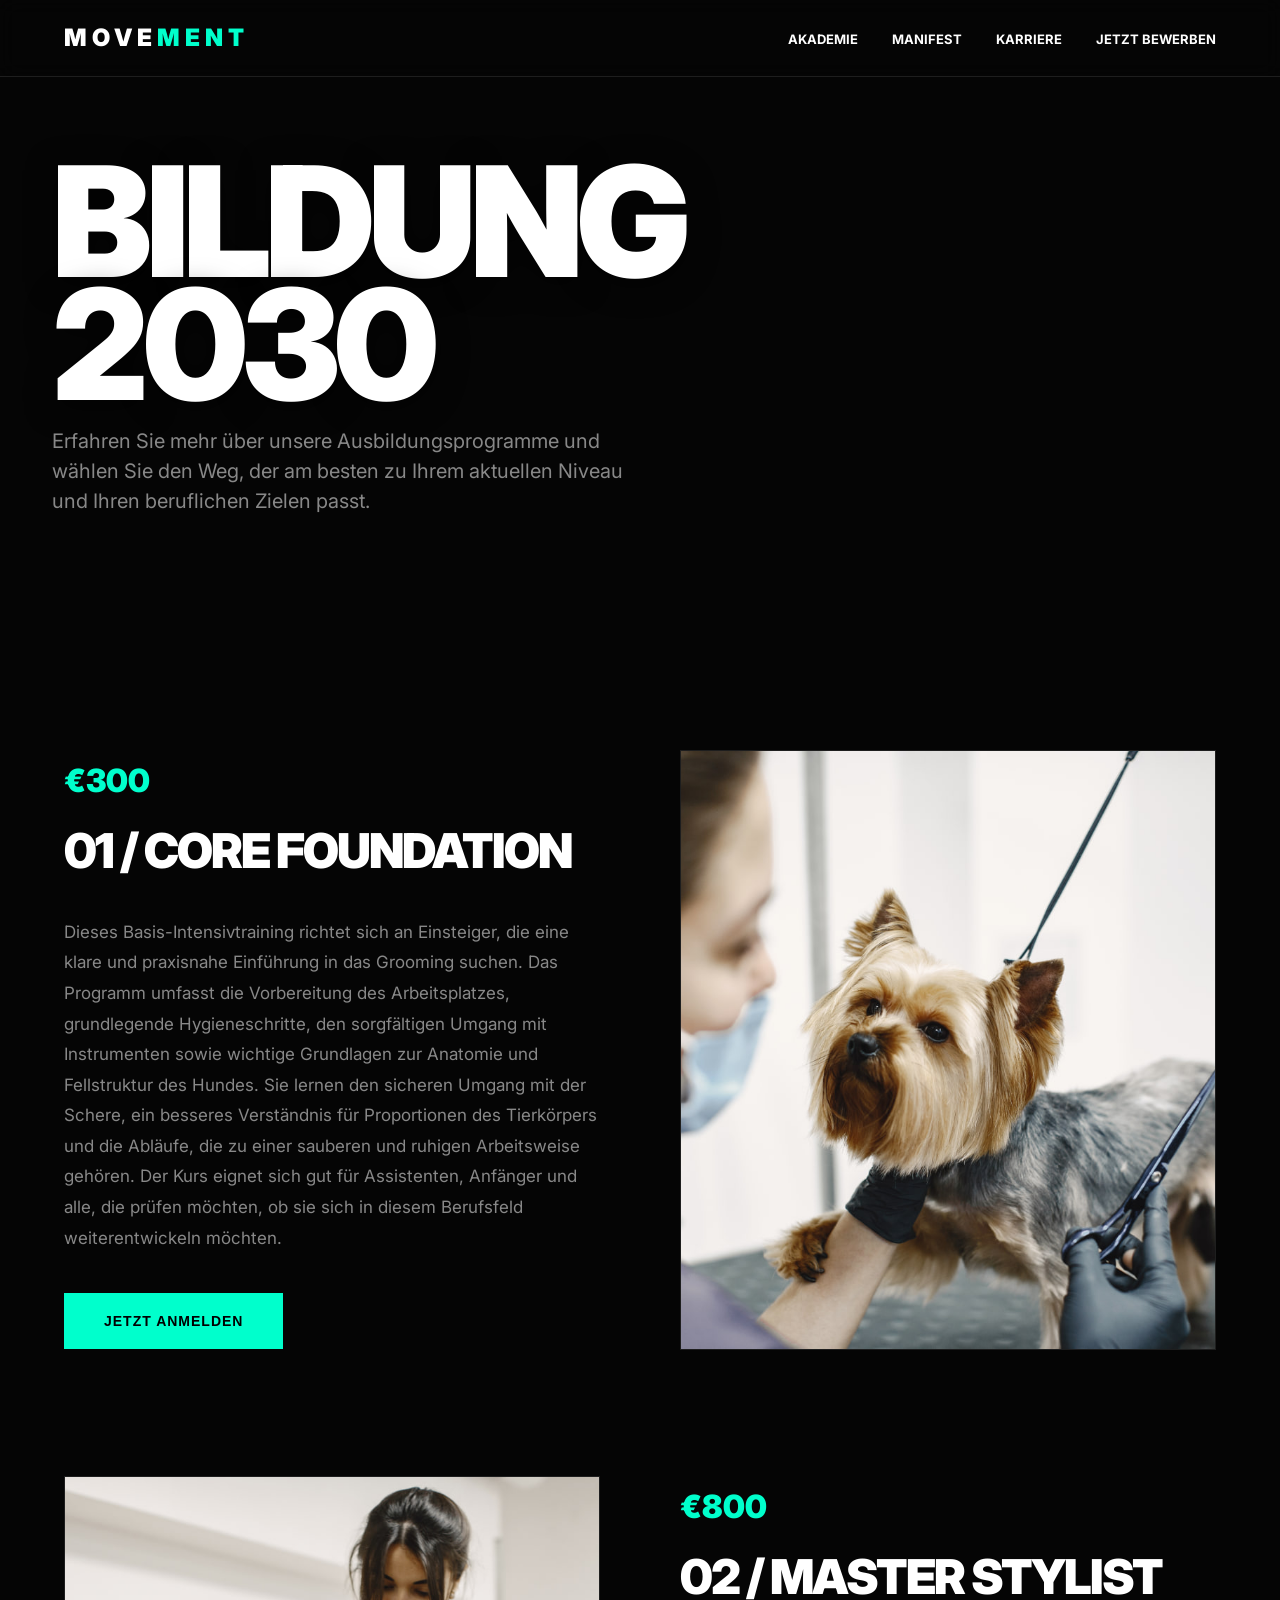
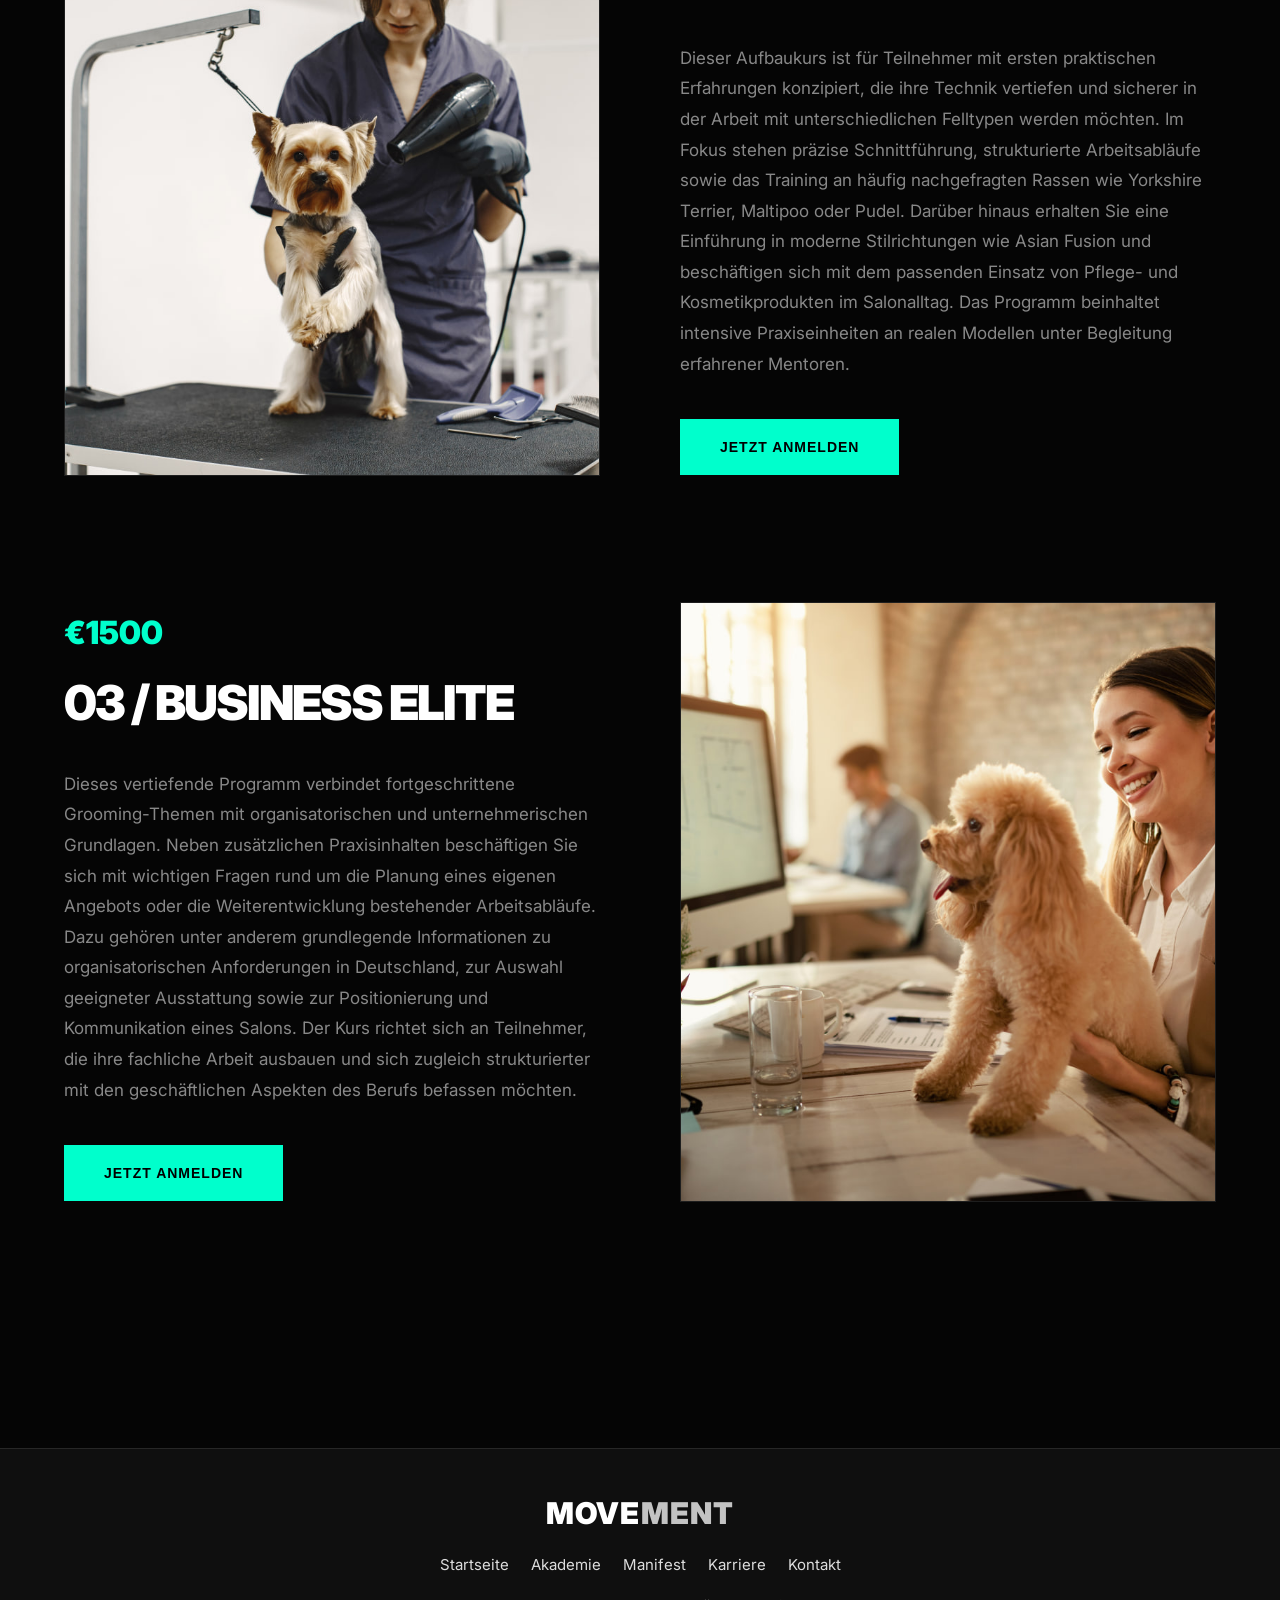
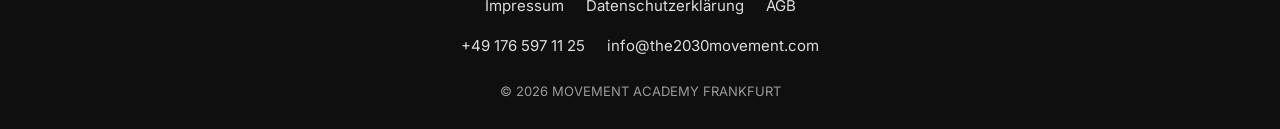
<file: karriere.html>
<!DOCTYPE html>
<html lang="de">
<head>
    <meta charset="UTF-8">
    <meta name="viewport" content="width=device-width, initial-scale=1.0">
    <title>KARRIERE — Movement Academy</title>
    <link rel="stylesheet" href="style.css">
    <link href="https://fonts.googleapis.com/css2?family=Inter:wght@400;700;900&display=swap" rel="stylesheet">
</head>
<body>

<header class="site-header">
    <div class="container header-inner">
        <a href="index.html" class="brand">MOVE<span>MENT</span></a>
        
        <button class="menu-toggle" id="mobile-menu">
            <span></span>
            <span></span>
            <span></span>
        </button>

        <nav class="nav" id="nav-menu">
            <a href="kurse.html">Akademie</a>
            <a href="uber-uns.html">Manifest</a>
            <a href="karriere.html">Karriere</a>
            <a href="contacts.html" class="btn-nav">Jetzt bewerben</a>
        </nav>
    </div>
</header>


<main>
    <section class="hero-full hero-subpage">
        <div class="hero-overlay">
            <div class="container">
                <h1 class="hero-title">BILDUNG 2030</h1>
                <p class="hero-subtext">Erfahren Sie mehr über unsere Ausbildungsprogramme und wählen Sie den Weg, der am besten zu Ihrem aktuellen Niveau und Ihren beruflichen Zielen passt.</p>
            </div>
        </div>
    </section>

    <section class="section">
        <div class="container">
            
            <div class="course-detail-block reveal">
                <div class="course-info">
                    <span class="course-price">€300</span>
                    <h2>01 / CORE FOUNDATION</h2>
                    <p>Dieses Basis-Intensivtraining richtet sich an Einsteiger, die eine klare und praxisnahe Einführung in das Grooming suchen. Das Programm umfasst die Vorbereitung des Arbeitsplatzes, grundlegende Hygieneschritte, den sorgfältigen Umgang mit Instrumenten sowie wichtige Grundlagen zur Anatomie und Fellstruktur des Hundes. Sie lernen den sicheren Umgang mit der Schere, ein besseres Verständnis für Proportionen des Tierkörpers und die Abläufe, die zu einer sauberen und ruhigen Arbeitsweise gehören. Der Kurs eignet sich gut für Assistenten, Anfänger und alle, die prüfen möchten, ob sie sich in diesem Berufsfeld weiterentwickeln möchten.</p>
                    <button class="btn-movement open-popup" data-course="Core Foundation">JETZT ANMELDEN</button>
                </div>
                <div class="course-gallery">
                    <img src="images/kurse2.jpg" alt="Basis Kurs">
                </div>
            </div>

            <div class="course-detail-block reveal">
                <div class="course-info">
                    <span class="course-price">€800</span>
                    <h2>02 / MASTER STYLIST</h2>
                    <p>Dieser Aufbaukurs ist für Teilnehmer mit ersten praktischen Erfahrungen konzipiert, die ihre Technik vertiefen und sicherer in der Arbeit mit unterschiedlichen Felltypen werden möchten. Im Fokus stehen präzise Schnittführung, strukturierte Arbeitsabläufe sowie das Training an häufig nachgefragten Rassen wie Yorkshire Terrier, Maltipoo oder Pudel. Darüber hinaus erhalten Sie eine Einführung in moderne Stilrichtungen wie Asian Fusion und beschäftigen sich mit dem passenden Einsatz von Pflege- und Kosmetikprodukten im Salonalltag. Das Programm beinhaltet intensive Praxiseinheiten an realen Modellen unter Begleitung erfahrener Mentoren.</p>
                    <button class="btn-movement open-popup" data-course="Master Stylist">JETZT ANMELDEN</button>
                </div>
                <div class="course-gallery">
                    <img src="images/kurse3.jpg" alt="Pro Kurs">
                </div>
            </div>

            <div class="course-detail-block reveal">
                <div class="course-info">
                    <span class="course-price">€1500</span>
                    <h2>03 / BUSINESS ELITE</h2>
                    <p>Dieses vertiefende Programm verbindet fortgeschrittene Grooming-Themen mit organisatorischen und unternehmerischen Grundlagen. Neben zusätzlichen Praxisinhalten beschäftigen Sie sich mit wichtigen Fragen rund um die Planung eines eigenen Angebots oder die Weiterentwicklung bestehender Arbeitsabläufe. Dazu gehören unter anderem grundlegende Informationen zu organisatorischen Anforderungen in Deutschland, zur Auswahl geeigneter Ausstattung sowie zur Positionierung und Kommunikation eines Salons. Der Kurs richtet sich an Teilnehmer, die ihre fachliche Arbeit ausbauen und sich zugleich strukturierter mit den geschäftlichen Aspekten des Berufs befassen möchten.</p>
                    <button class="btn-movement open-popup" data-course="Business Elite">JETZT ANMELDEN</button>
                </div>
                <div class="course-gallery">
                    <img src="images/kurse4.jpg" alt="Business Kurs">
                </div>
            </div>

        </div>
    </section>
</main>

<footer class="footer">
    <div class="container footer-inner">
        <a href="index.html" class="footer-brand">MOVE<span>MENT</span></a>

        <div class="footer-nav">
            <a href="index.html">Startseite</a>
            <a href="kurse.html">Akademie</a>
            <a href="uber-uns.html">Manifest</a>
            <a href="karriere.html">Karriere</a>
            <a href="contacts.html">Kontakt</a>
        </div>

        <div class="footer-legal">
            <a href="impressum.html">Impressum</a>
            <a href="privacy-policy.html">Datenschutzerklärung</a>
            <a href="agb.html">AGB</a>
        </div>

        <div class="footer-contact">
            <a href="tel:+491765971125">+49 176 597 11 25</a>
            <a href="mailto:info@the2030movement.com">info@the2030movement.com</a>
        </div>

        <div class="footer-copy">
            © 2026 MOVEMENT ACADEMY FRANKFURT
        </div>
    </div>
</footer>

<script src="script.js"></script>
</body>
</html>
</file>
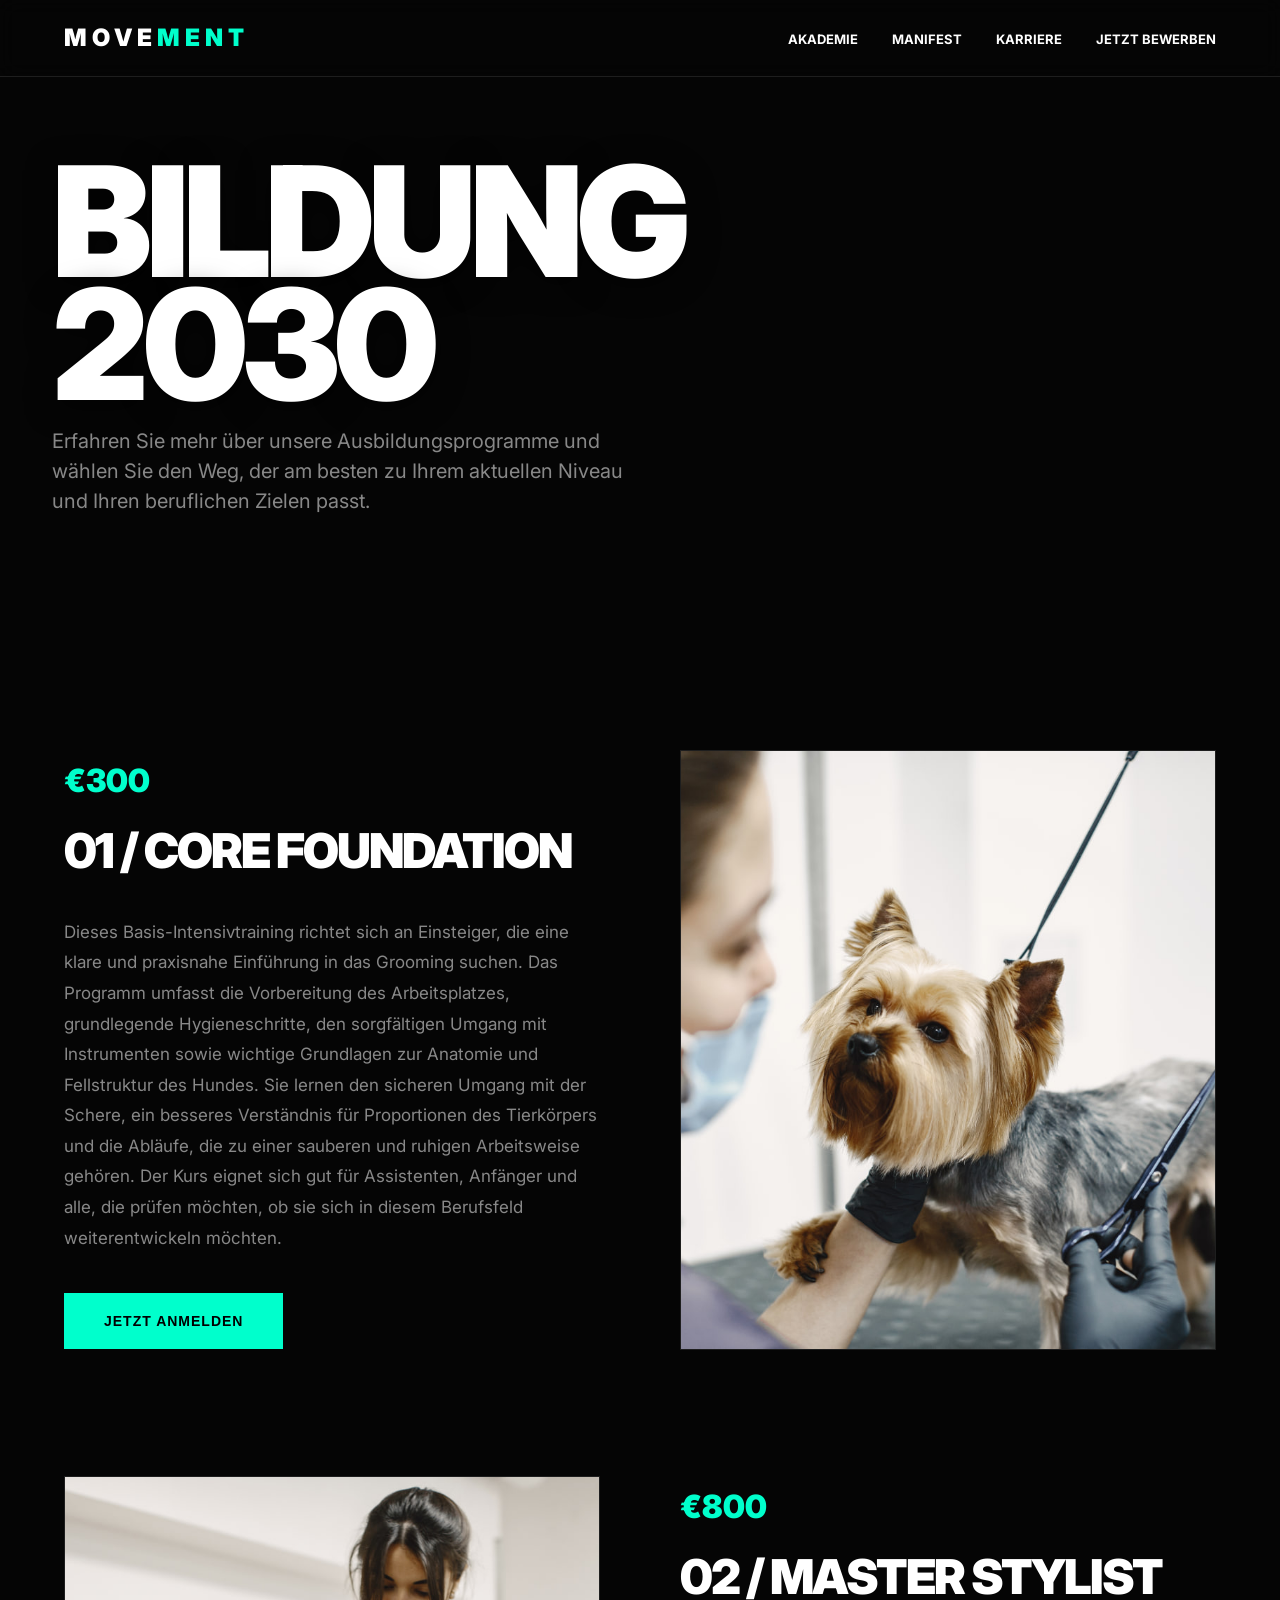
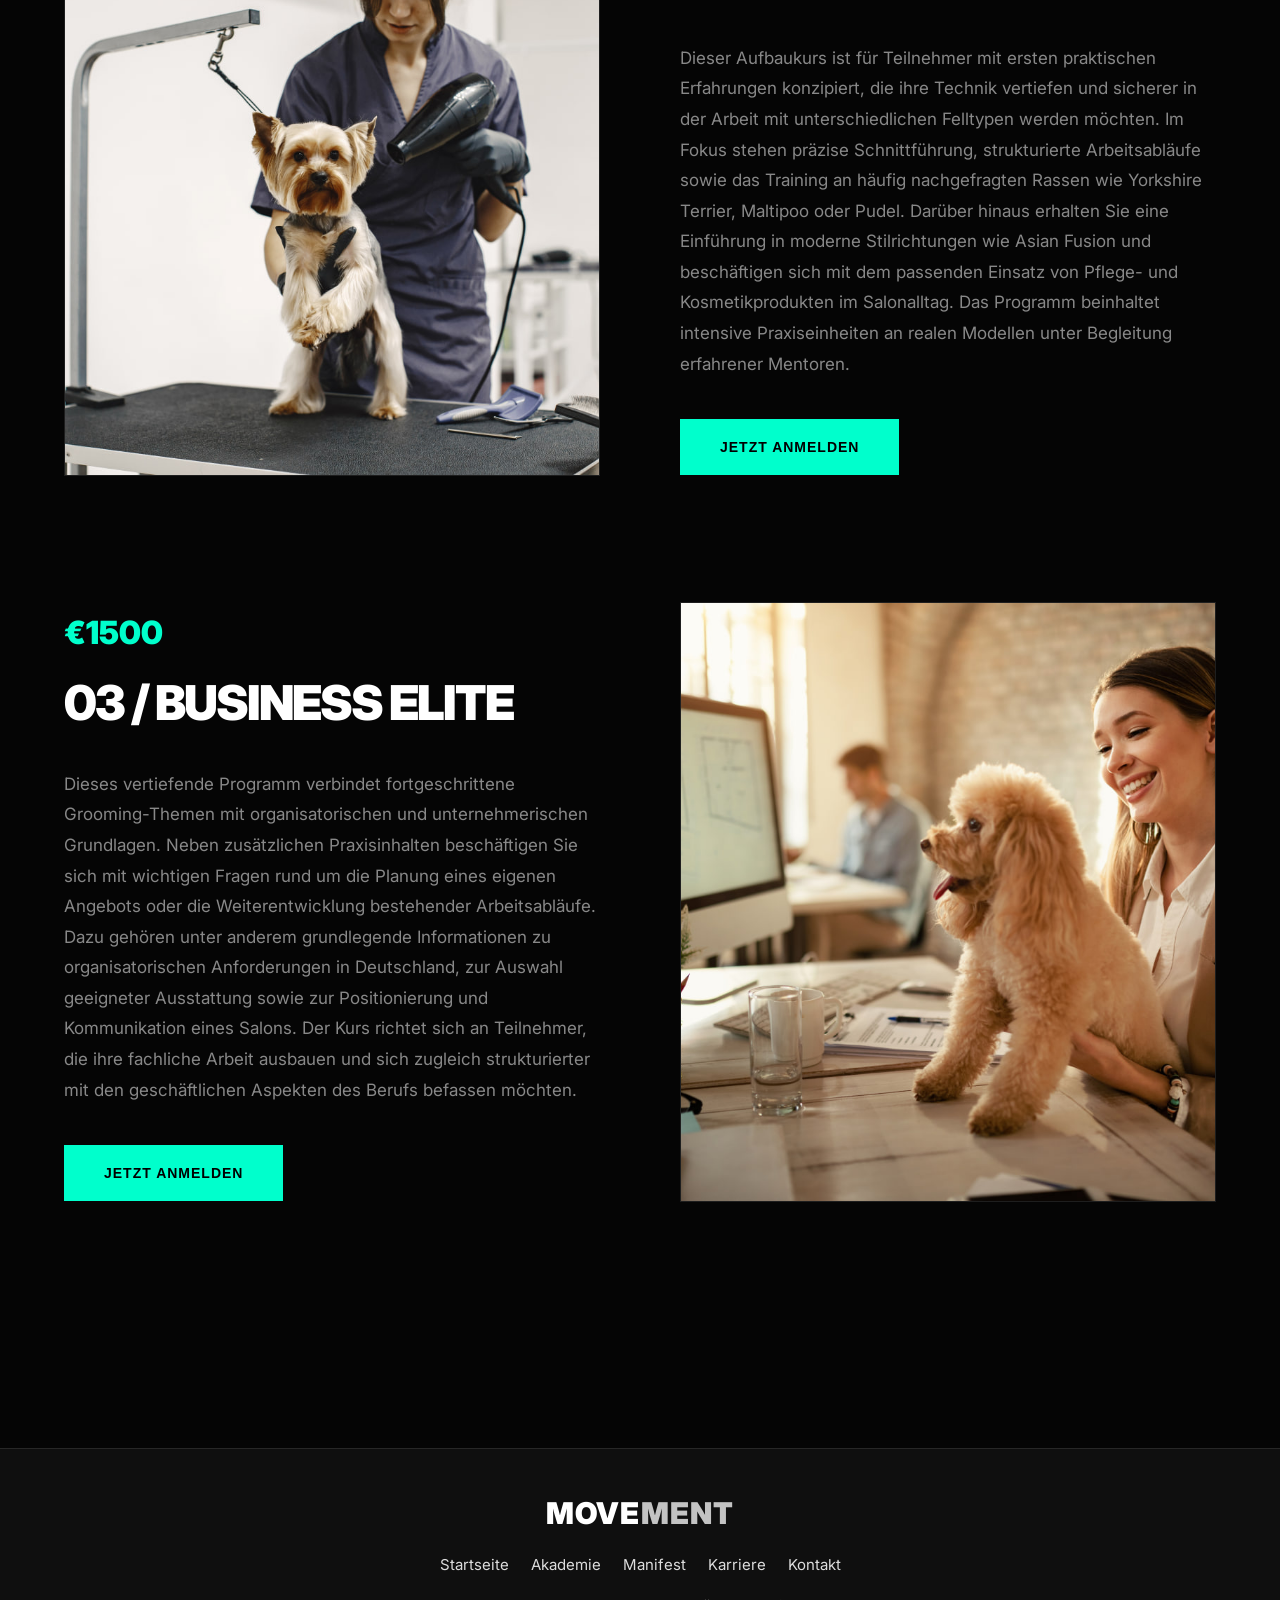
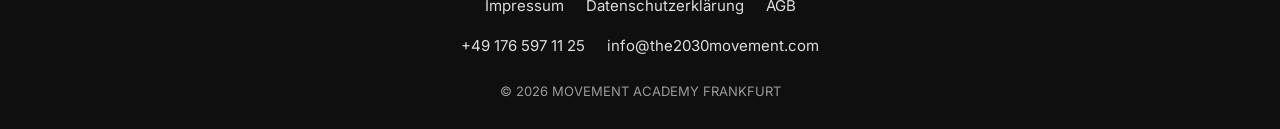
<file: kurse.html>
<!DOCTYPE html>
<html lang="de">
<head>
    <meta charset="UTF-8">
    <meta name="viewport" content="width=device-width, initial-scale=1.0">
    <title>AKADEMIE — Movement Academy</title>
    <link rel="stylesheet" href="style.css">
    <link href="https://fonts.googleapis.com/css2?family=Inter:wght@400;700;900&display=swap" rel="stylesheet">
</head>
<body>

<header class="site-header">
    <div class="container header-inner">
        <a href="index.html" class="brand">MOVE<span>MENT</span></a>
        
        <button class="menu-toggle" id="mobile-menu">
            <span></span>
            <span></span>
            <span></span>
        </button>

        <nav class="nav" id="nav-menu">
            <a href="kurse.html">Akademie</a>
            <a href="uber-uns.html">Manifest</a>
            <a href="karriere.html">Karriere</a>
            <a href="contacts.html" class="btn-nav">Jetzt bewerben</a>
        </nav>
    </div>
</header>


<main>
    <section class="hero-full hero-subpage">
        <div class="hero-overlay">
            <div class="container">
                <h1 class="hero-title">BILDUNG 2030</h1>
                <p class="hero-subtext">Erfahren Sie mehr über unsere Ausbildungsprogramme und wählen Sie den Weg, der am besten zu Ihrem aktuellen Niveau und Ihren beruflichen Zielen passt.</p>
            </div>
        </div>
    </section>

    <section class="section">
        <div class="container">
            
            <div class="course-detail-block reveal">
                <div class="course-info">
                    <span class="course-price">€300</span>
                    <h2>01 / CORE FOUNDATION</h2>
                    <p>Dieses Basis-Intensivtraining richtet sich an Einsteiger, die eine klare und praxisnahe Einführung in das Grooming suchen. Das Programm umfasst die Vorbereitung des Arbeitsplatzes, grundlegende Hygieneschritte, den sorgfältigen Umgang mit Instrumenten sowie wichtige Grundlagen zur Anatomie und Fellstruktur des Hundes. Sie lernen den sicheren Umgang mit der Schere, ein besseres Verständnis für Proportionen des Tierkörpers und die Abläufe, die zu einer sauberen und ruhigen Arbeitsweise gehören. Der Kurs eignet sich gut für Assistenten, Anfänger und alle, die prüfen möchten, ob sie sich in diesem Berufsfeld weiterentwickeln möchten.</p>
                    <button class="btn-movement open-popup" data-course="Core Foundation">JETZT ANMELDEN</button>
                </div>
                <div class="course-gallery">
                    <img src="images/kurse2.jpg" alt="Basis Kurs">
                </div>
            </div>

            <div class="course-detail-block reveal">
                <div class="course-info">
                    <span class="course-price">€800</span>
                    <h2>02 / MASTER STYLIST</h2>
                    <p>Dieser Aufbaukurs ist für Teilnehmer mit ersten praktischen Erfahrungen konzipiert, die ihre Technik vertiefen und sicherer in der Arbeit mit unterschiedlichen Felltypen werden möchten. Im Fokus stehen präzise Schnittführung, strukturierte Arbeitsabläufe sowie das Training an häufig nachgefragten Rassen wie Yorkshire Terrier, Maltipoo oder Pudel. Darüber hinaus erhalten Sie eine Einführung in moderne Stilrichtungen wie Asian Fusion und beschäftigen sich mit dem passenden Einsatz von Pflege- und Kosmetikprodukten im Salonalltag. Das Programm beinhaltet intensive Praxiseinheiten an realen Modellen unter Begleitung erfahrener Mentoren.</p>
                    <button class="btn-movement open-popup" data-course="Master Stylist">JETZT ANMELDEN</button>
                </div>
                <div class="course-gallery">
                    <img src="images/kurse3.jpg" alt="Pro Kurs">
                </div>
            </div>

            <div class="course-detail-block reveal">
                <div class="course-info">
                    <span class="course-price">€1500</span>
                    <h2>03 / BUSINESS ELITE</h2>
                    <p>Dieses vertiefende Programm verbindet fortgeschrittene Grooming-Themen mit organisatorischen und unternehmerischen Grundlagen. Neben zusätzlichen Praxisinhalten beschäftigen Sie sich mit wichtigen Fragen rund um die Planung eines eigenen Angebots oder die Weiterentwicklung bestehender Arbeitsabläufe. Dazu gehören unter anderem grundlegende Informationen zu organisatorischen Anforderungen in Deutschland, zur Auswahl geeigneter Ausstattung sowie zur Positionierung und Kommunikation eines Salons. Der Kurs richtet sich an Teilnehmer, die ihre fachliche Arbeit ausbauen und sich zugleich strukturierter mit den geschäftlichen Aspekten des Berufs befassen möchten.</p>
                    <button class="btn-movement open-popup" data-course="Business Elite">JETZT ANMELDEN</button>
                </div>
                <div class="course-gallery">
                    <img src="images/kurse4.jpg" alt="Business Kurs">
                </div>
            </div>

        </div>
    </section>
</main>
<div class="popup-overlay" id="contactPopup">
    <div class="popup-content">
        <button class="close-popup">&times;</button>
        <h3 id="popupTitle">KURS-REGISTRIERUNG</h3>
        <p class="muted">Hinterlassen Sie Ihre Daten, wir kontaktieren Sie in Kürze, um die Details zu besprechen.</p>

        <form action="submit.php" method="POST" id="popupForm">
            <input type="hidden" name="form_type" value="course_popup">
            <input type="hidden" id="selectedCourse" name="course">

            <div style="display:none;">
                <label for="website-popup">Website</label>
                <input type="text" id="website-popup" name="website" tabindex="-1" autocomplete="off">
            </div>

            <input
                type="text"
                name="name"
                placeholder="IHR NAME"
                required
                class="input-neo"
            >

            <input
                type="tel"
                name="phone"
                placeholder="TELEFONNUMMER"
                required
                class="input-neo"
            >

            <button type="submit" class="btn-movement full">ABSENDEN</button>
        </form>
    </div>
</div>

<div class="popup-overlay" id="successPopup">
    <div class="popup-content success-content">
        <button class="close-success">&times;</button>
        <div class="success-icon">✓</div>
        <h2>VIELEN DANK!</h2>
        <p>Ihre Anfrage wurde erfolgreich gesendet. Wir werden uns in Kürze mit Ihnen in Verbindung setzen, um die Details zu besprechen.</p>
        <button class="btn-movement close-success-btn">VERSTANDEN</button>
    </div>
</div>

<footer class="footer">
    <div class="container footer-inner">
        <a href="index.html" class="footer-brand">MOVE<span>MENT</span></a>

        <div class="footer-nav">
            <a href="index.html">Startseite</a>
            <a href="kurse.html">Akademie</a>
            <a href="uber-uns.html">Manifest</a>
            <a href="karriere.html">Karriere</a>
            <a href="contacts.html">Kontakt</a>
        </div>

        <div class="footer-legal">
            <a href="impressum.html">Impressum</a>
            <a href="privacy-policy.html">Datenschutzerklärung</a>
            <a href="agb.html">AGB</a>
        </div>

        <div class="footer-contact">
            <a href="tel:+491765971125">+49 176 597 11 25</a>
            <a href="mailto:info@the2030movement.com">info@the2030movement.com</a>
        </div>

        <div class="footer-copy">
            © 2026 MOVEMENT ACADEMY FRANKFURT
        </div>
    </div>
</footer>
<script src="script.js"></script>
</body>
</html>
</file>
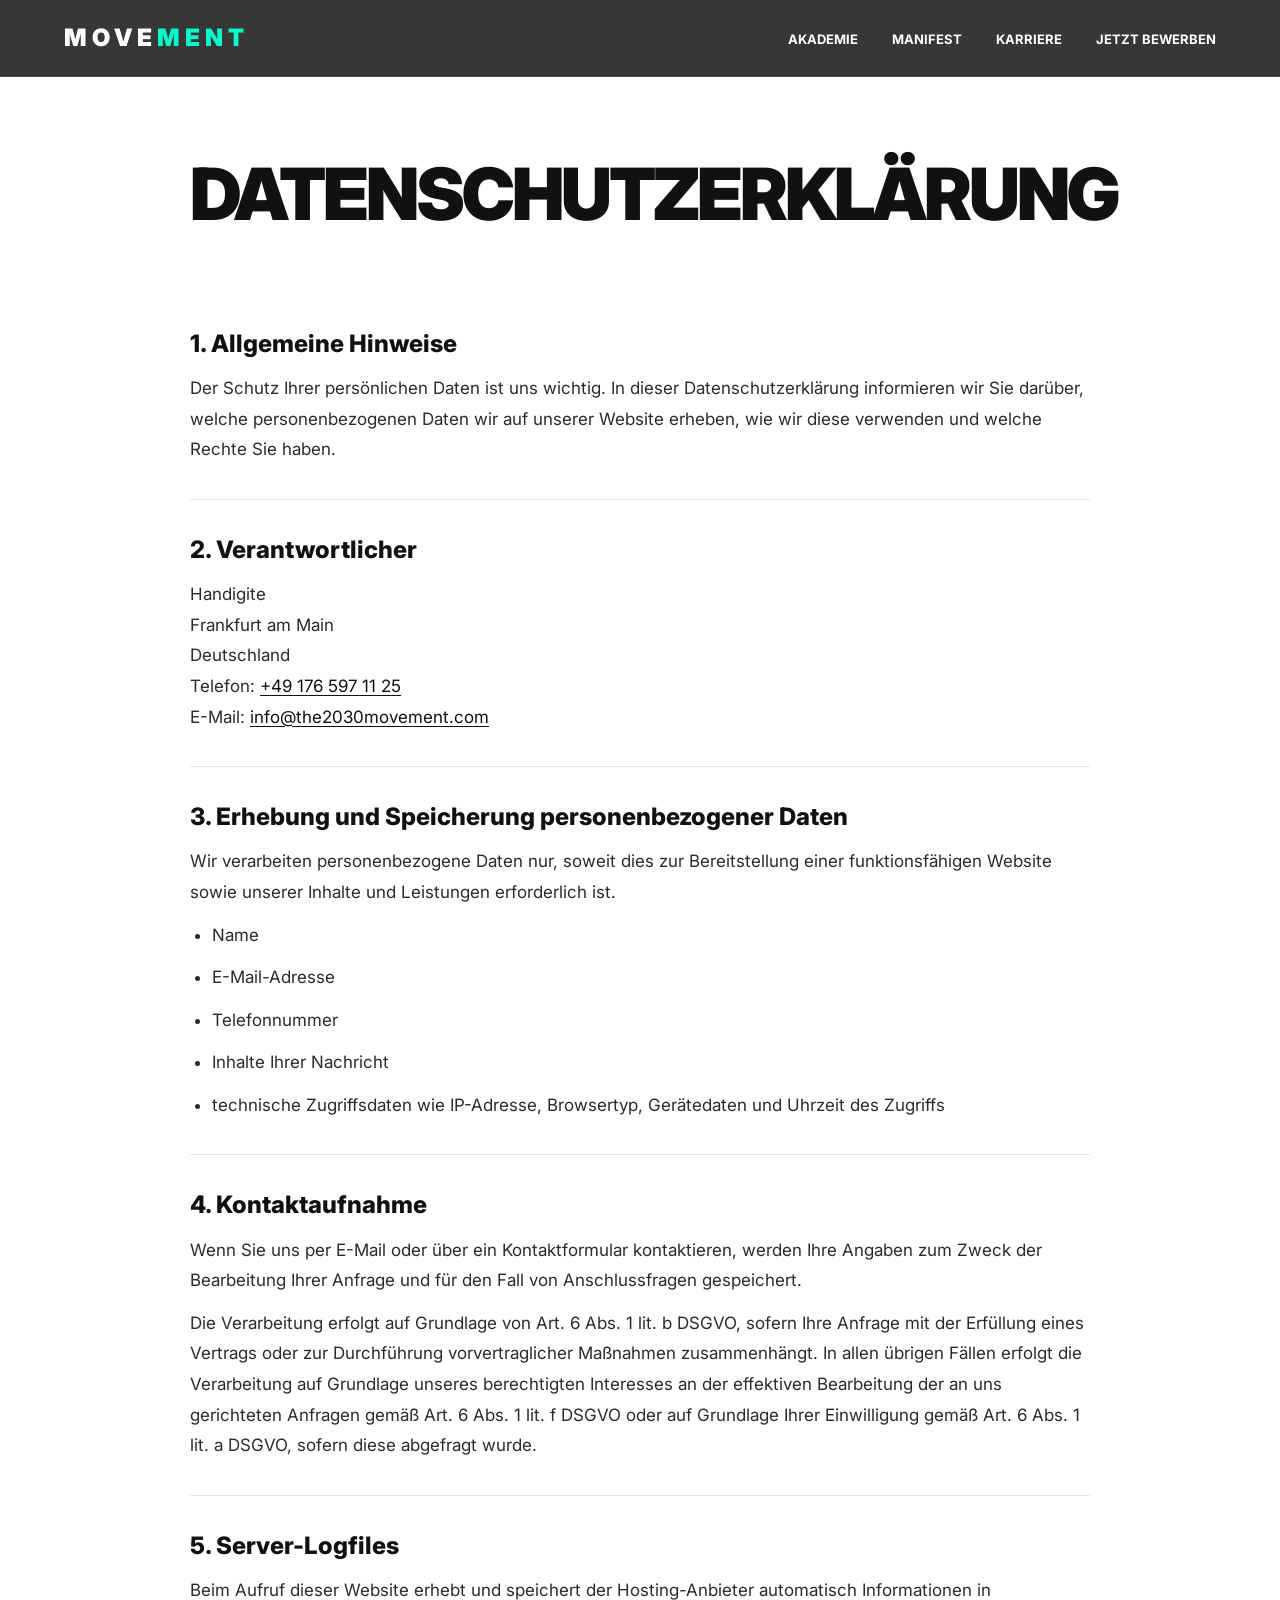
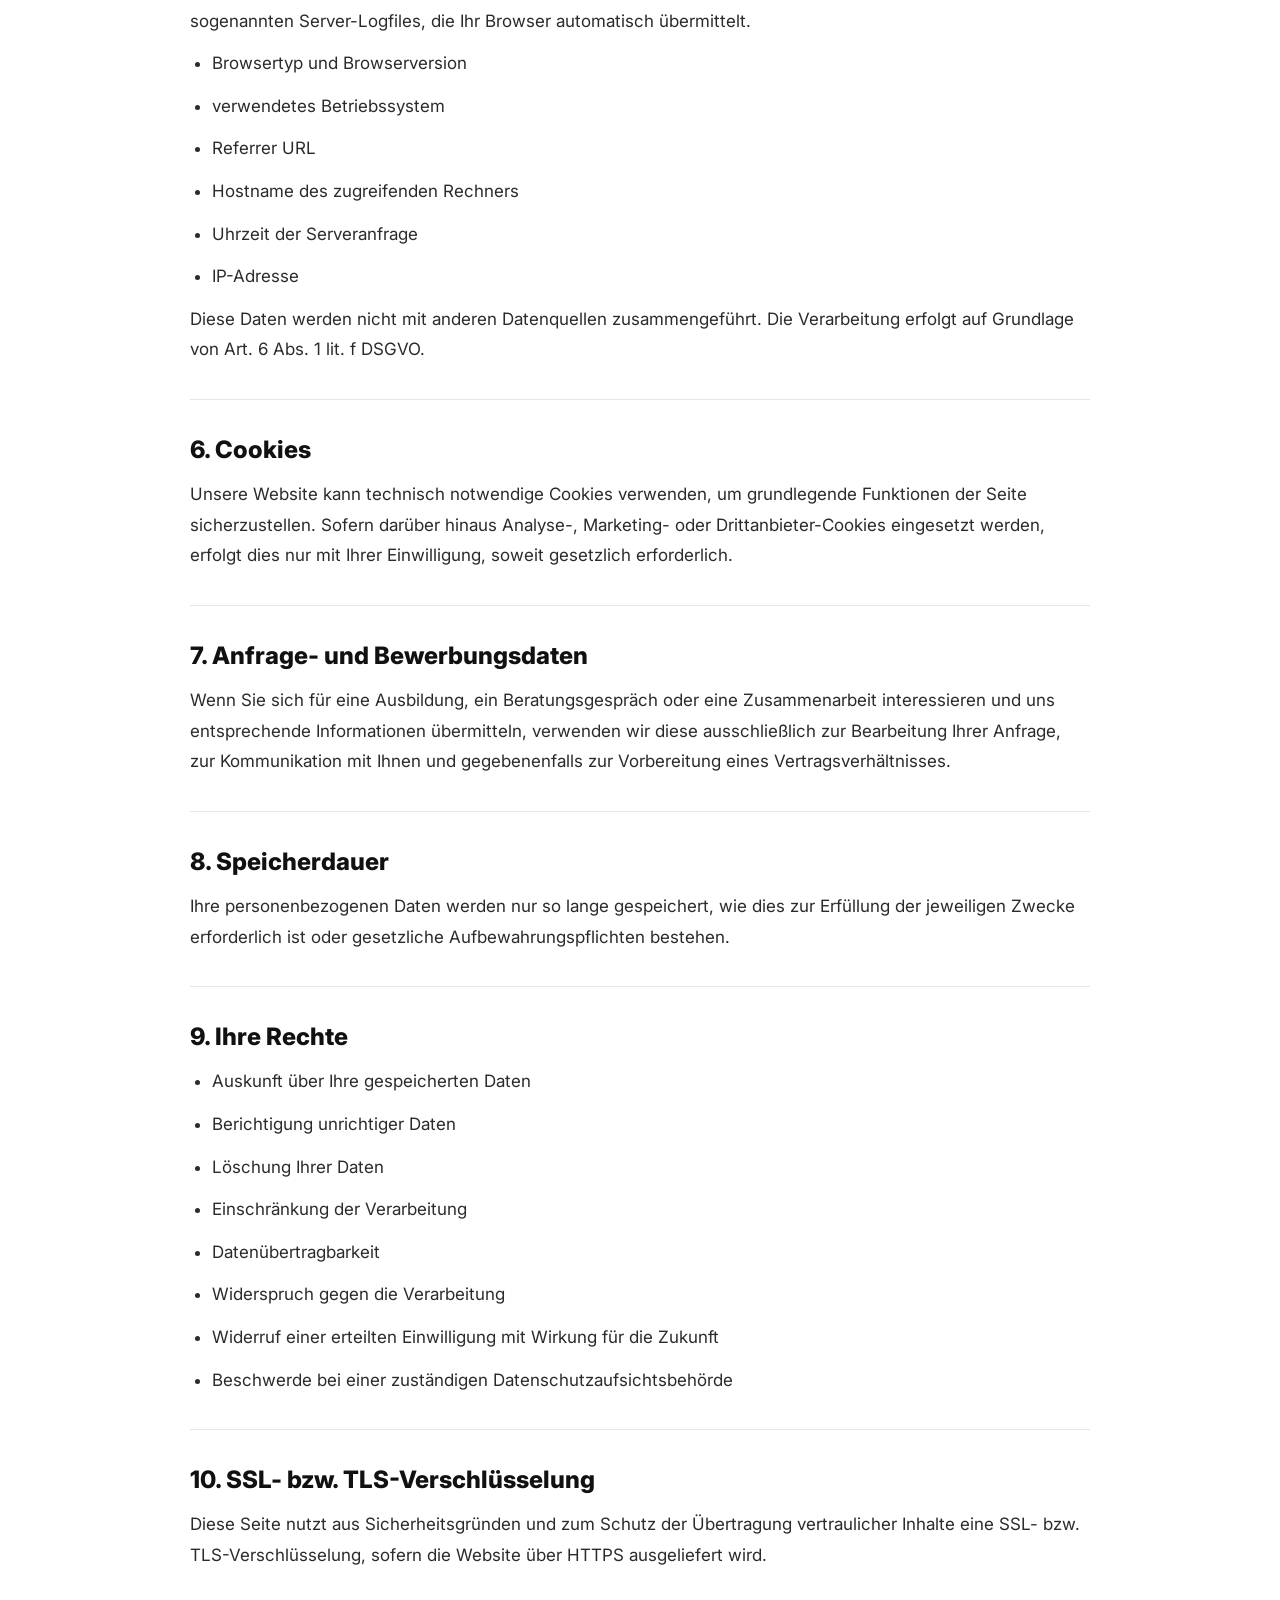
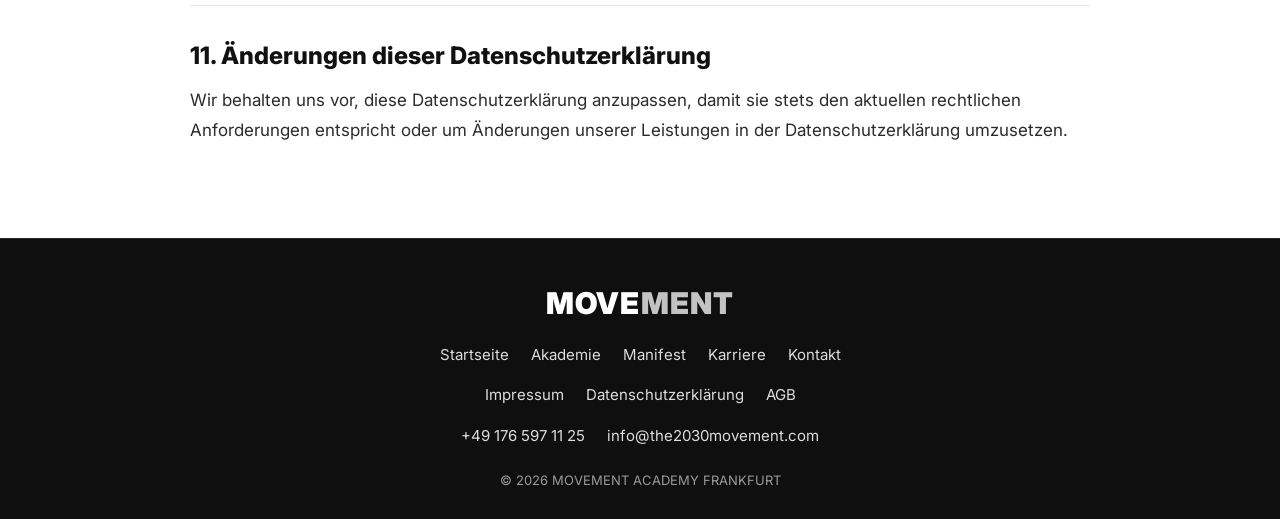
<file: privacy-policy.html>
<!DOCTYPE html>
<html lang="de">
<head>
    <meta charset="UTF-8">
    <meta name="viewport" content="width=device-width, initial-scale=1.0">
    <title>Datenschutzerklärung — Movement Academy</title>
    <link rel="stylesheet" href="style.css">
    <link href="https://fonts.googleapis.com/css2?family=Inter:wght@400;700;900&display=swap" rel="stylesheet">
</head>
<body>

<header class="site-header">
    <div class="container header-inner">
        <a href="index.html" class="brand">MOVE<span>MENT</span></a>

        <button class="menu-toggle" id="mobile-menu">
            <span></span>
            <span></span>
            <span></span>
        </button>

        <nav class="nav" id="nav-menu">
            <a href="kurse.html">Akademie</a>
            <a href="uber-uns.html">Manifest</a>
            <a href="karriere.html">Karriere</a>
            <a href="contacts.html" class="btn-nav">Jetzt bewerben</a>
        </nav>
    </div>
</header>

<main>
    <section class="section legal-page-section">
        <div class="container legal-container">
            <h1 class="section-main-title">DATENSCHUTZERKLÄRUNG</h1>

            <div class="legal-content reveal">
                <section class="legal-block">
                    <h2>1. Allgemeine Hinweise</h2>
                    <p>
                        Der Schutz Ihrer persönlichen Daten ist uns wichtig. In dieser Datenschutzerklärung informieren wir Sie darüber,
                        welche personenbezogenen Daten wir auf unserer Website erheben, wie wir diese verwenden und welche Rechte Sie haben.
                    </p>
                </section>

                <section class="legal-block">
                    <h2>2. Verantwortlicher</h2>
                    <p>
                        Handigite<br>
                        Frankfurt am Main<br>
                        Deutschland<br>
                        Telefon: <a href="tel:+491765971125">+49 176 597 11 25</a><br>
                        E-Mail: <a href="mailto:info@the2030movement.com">info@the2030movement.com</a>
                    </p>
                </section>

                <section class="legal-block">
                    <h2>3. Erhebung und Speicherung personenbezogener Daten</h2>
                    <p>
                        Wir verarbeiten personenbezogene Daten nur, soweit dies zur Bereitstellung einer funktionsfähigen Website sowie
                        unserer Inhalte und Leistungen erforderlich ist.
                    </p>
                    <ul>
                        <li>Name</li>
                        <li>E-Mail-Adresse</li>
                        <li>Telefonnummer</li>
                        <li>Inhalte Ihrer Nachricht</li>
                        <li>technische Zugriffsdaten wie IP-Adresse, Browsertyp, Gerätedaten und Uhrzeit des Zugriffs</li>
                    </ul>
                </section>

                <section class="legal-block">
                    <h2>4. Kontaktaufnahme</h2>
                    <p>
                        Wenn Sie uns per E-Mail oder über ein Kontaktformular kontaktieren, werden Ihre Angaben zum Zweck der Bearbeitung
                        Ihrer Anfrage und für den Fall von Anschlussfragen gespeichert.
                    </p>
                    <p>
                        Die Verarbeitung erfolgt auf Grundlage von Art. 6 Abs. 1 lit. b DSGVO, sofern Ihre Anfrage mit der Erfüllung
                        eines Vertrags oder zur Durchführung vorvertraglicher Maßnahmen zusammenhängt. In allen übrigen Fällen erfolgt
                        die Verarbeitung auf Grundlage unseres berechtigten Interesses an der effektiven Bearbeitung der an uns gerichteten
                        Anfragen gemäß Art. 6 Abs. 1 lit. f DSGVO oder auf Grundlage Ihrer Einwilligung gemäß Art. 6 Abs. 1 lit. a DSGVO,
                        sofern diese abgefragt wurde.
                    </p>
                </section>

                <section class="legal-block">
                    <h2>5. Server-Logfiles</h2>
                    <p>
                        Beim Aufruf dieser Website erhebt und speichert der Hosting-Anbieter automatisch Informationen in sogenannten
                        Server-Logfiles, die Ihr Browser automatisch übermittelt.
                    </p>
                    <ul>
                        <li>Browsertyp und Browserversion</li>
                        <li>verwendetes Betriebssystem</li>
                        <li>Referrer URL</li>
                        <li>Hostname des zugreifenden Rechners</li>
                        <li>Uhrzeit der Serveranfrage</li>
                        <li>IP-Adresse</li>
                    </ul>
                    <p>
                        Diese Daten werden nicht mit anderen Datenquellen zusammengeführt. Die Verarbeitung erfolgt auf Grundlage
                        von Art. 6 Abs. 1 lit. f DSGVO.
                    </p>
                </section>

                <section class="legal-block">
                    <h2>6. Cookies</h2>
                    <p>
                        Unsere Website kann technisch notwendige Cookies verwenden, um grundlegende Funktionen der Seite sicherzustellen.
                        Sofern darüber hinaus Analyse-, Marketing- oder Drittanbieter-Cookies eingesetzt werden, erfolgt dies nur mit
                        Ihrer Einwilligung, soweit gesetzlich erforderlich.
                    </p>
                </section>

                <section class="legal-block">
                    <h2>7. Anfrage- und Bewerbungsdaten</h2>
                    <p>
                        Wenn Sie sich für eine Ausbildung, ein Beratungsgespräch oder eine Zusammenarbeit interessieren und uns
                        entsprechende Informationen übermitteln, verwenden wir diese ausschließlich zur Bearbeitung Ihrer Anfrage,
                        zur Kommunikation mit Ihnen und gegebenenfalls zur Vorbereitung eines Vertragsverhältnisses.
                    </p>
                </section>

                <section class="legal-block">
                    <h2>8. Speicherdauer</h2>
                    <p>
                        Ihre personenbezogenen Daten werden nur so lange gespeichert, wie dies zur Erfüllung der jeweiligen Zwecke
                        erforderlich ist oder gesetzliche Aufbewahrungspflichten bestehen.
                    </p>
                </section>

                <section class="legal-block">
                    <h2>9. Ihre Rechte</h2>
                    <ul>
                        <li>Auskunft über Ihre gespeicherten Daten</li>
                        <li>Berichtigung unrichtiger Daten</li>
                        <li>Löschung Ihrer Daten</li>
                        <li>Einschränkung der Verarbeitung</li>
                        <li>Datenübertragbarkeit</li>
                        <li>Widerspruch gegen die Verarbeitung</li>
                        <li>Widerruf einer erteilten Einwilligung mit Wirkung für die Zukunft</li>
                        <li>Beschwerde bei einer zuständigen Datenschutzaufsichtsbehörde</li>
                    </ul>
                </section>

                <section class="legal-block">
                    <h2>10. SSL- bzw. TLS-Verschlüsselung</h2>
                    <p>
                        Diese Seite nutzt aus Sicherheitsgründen und zum Schutz der Übertragung vertraulicher Inhalte eine SSL- bzw.
                        TLS-Verschlüsselung, sofern die Website über HTTPS ausgeliefert wird.
                    </p>
                </section>

                <section class="legal-block">
                    <h2>11. Änderungen dieser Datenschutzerklärung</h2>
                    <p>
                        Wir behalten uns vor, diese Datenschutzerklärung anzupassen, damit sie stets den aktuellen rechtlichen
                        Anforderungen entspricht oder um Änderungen unserer Leistungen in der Datenschutzerklärung umzusetzen.
                    </p>
                </section>
            </div>
        </div>
    </section>
</main>

<footer class="footer">
    <div class="container footer-inner">
        <a href="index.html" class="footer-brand">MOVE<span>MENT</span></a>

        <div class="footer-nav">
            <a href="index.html">Startseite</a>
            <a href="kurse.html">Akademie</a>
            <a href="uber-uns.html">Manifest</a>
            <a href="karriere.html">Karriere</a>
            <a href="contacts.html">Kontakt</a>
        </div>

        <div class="footer-legal">
            <a href="impressum.html">Impressum</a>
            <a href="privacy-policy.html">Datenschutzerklärung</a>
            <a href="agb.html">AGB</a>
        </div>

        <div class="footer-contact">
            <a href="tel:+491765971125">+49 176 597 11 25</a>
            <a href="mailto:info@the2030movement.com">info@the2030movement.com</a>
        </div>

        <div class="footer-copy">
            © 2026 MOVEMENT ACADEMY FRANKFURT
        </div>
    </div>
</footer>

<script src="script.js"></script>
</body>
</html>
</file>
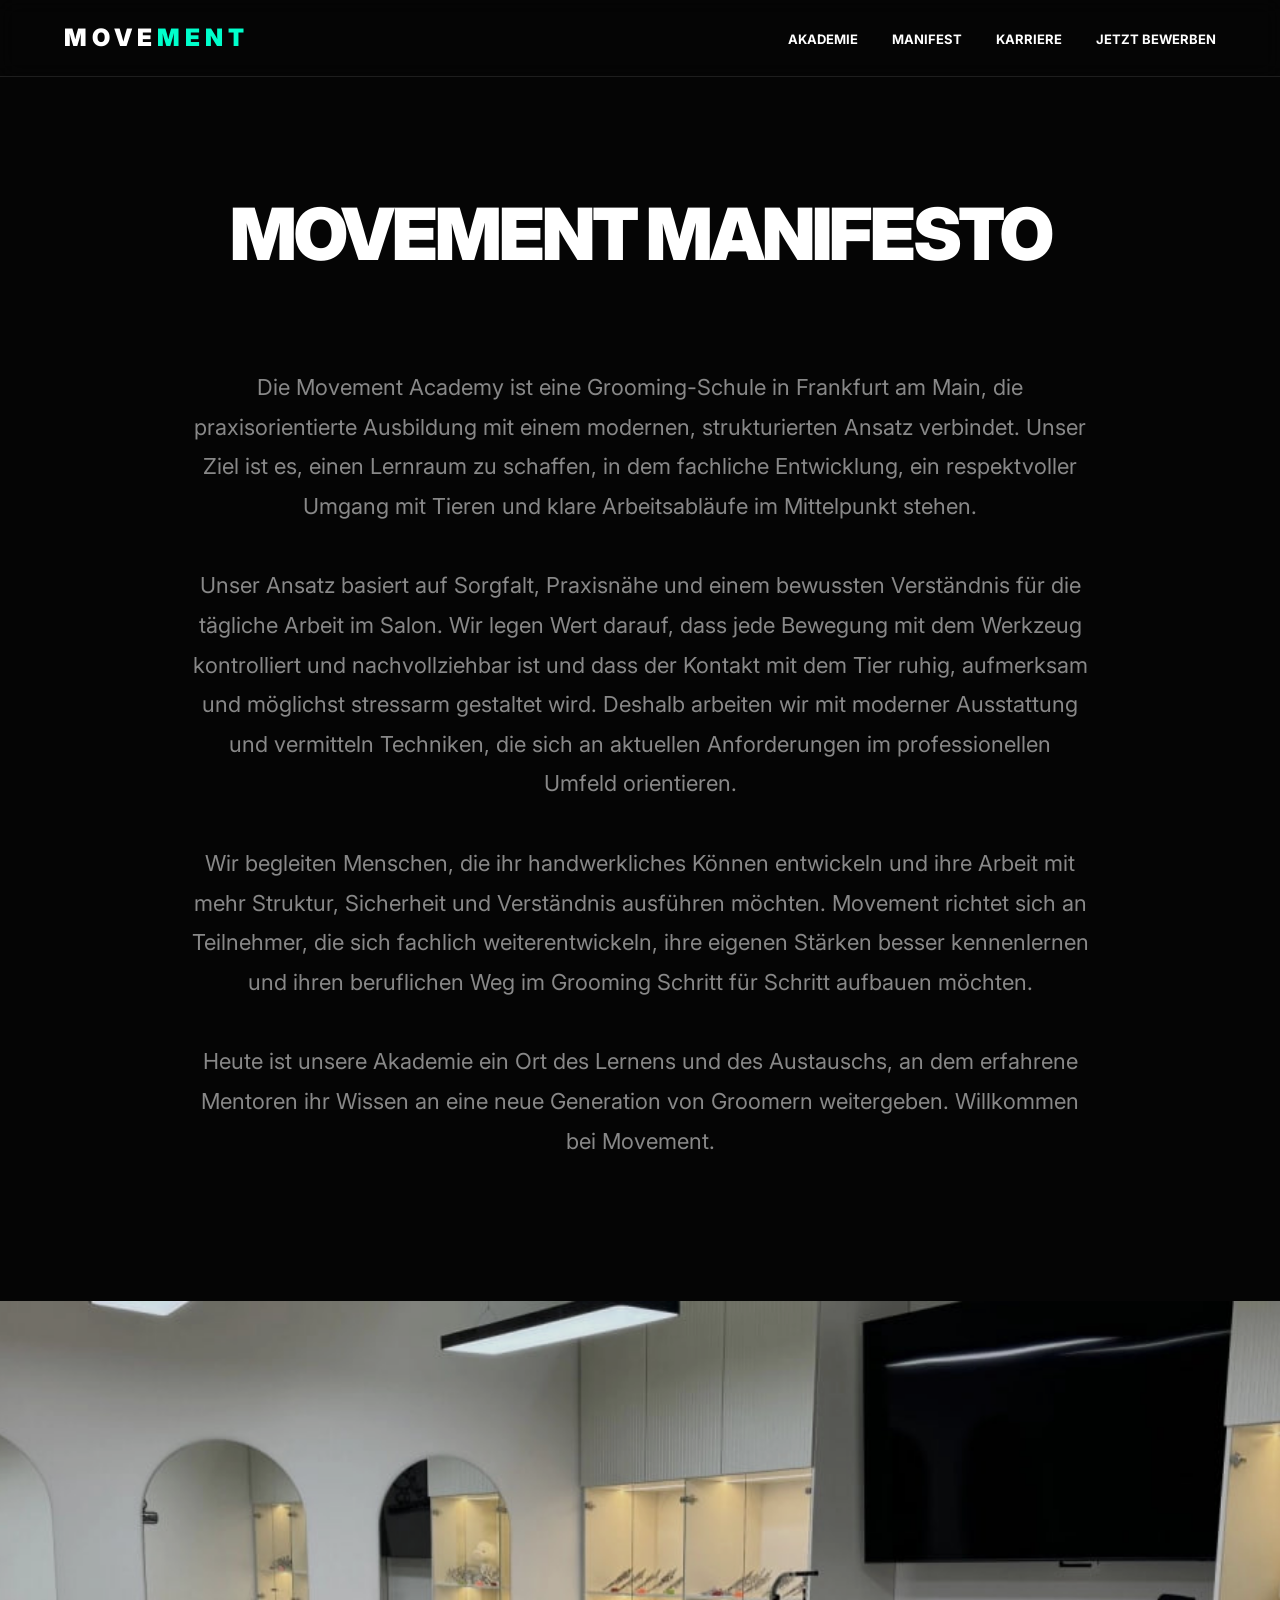
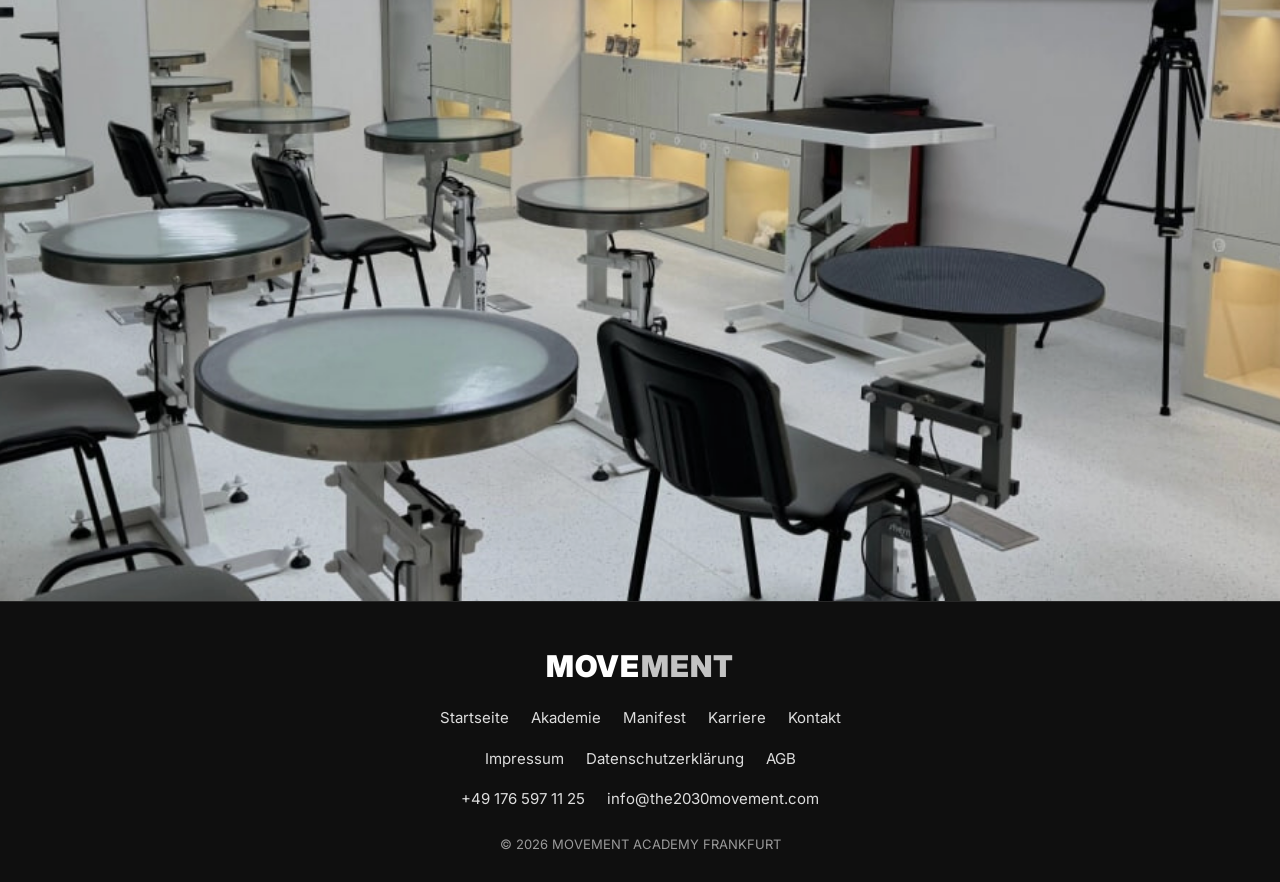
<file: uber-uns.html>
<!DOCTYPE html>
<html lang="de">
<head>
    <meta charset="UTF-8">
    <meta name="viewport" content="width=device-width, initial-scale=1.0">
    <title>MANIFEST — Movement Academy</title>
    <link rel="stylesheet" href="style.css">
    <link href="https://fonts.googleapis.com/css2?family=Inter:wght@400;700;900&display=swap" rel="stylesheet">
</head>
<body>

<header class="site-header">
    <div class="container header-inner">
        <a href="index.html" class="brand">MOVE<span>MENT</span></a>
        
        <button class="menu-toggle" id="mobile-menu">
            <span></span>
            <span></span>
            <span></span>
        </button>

        <nav class="nav" id="nav-menu">
            <a href="kurse.html">Akademie</a>
            <a href="uber-uns.html">Manifest</a>
            <a href="karriere.html">Karriere</a>
            <a href="contacts.html" class="btn-nav">Jetzt bewerben</a>
        </nav>
    </div>
</header>

<main>
    <section class="section manifesto-section">
        <div class="container">
            <h1 class="section-main-title">MOVEMENT MANIFESTO</h1>
            
            <div class="manifesto-content reveal">
                <p>Die Movement Academy ist eine Grooming-Schule in Frankfurt am Main, die praxisorientierte Ausbildung mit einem modernen, strukturierten Ansatz verbindet. Unser Ziel ist es, einen Lernraum zu schaffen, in dem fachliche Entwicklung, ein respektvoller Umgang mit Tieren und klare Arbeitsabläufe im Mittelpunkt stehen.</p>
                
                <p>Unser Ansatz basiert auf Sorgfalt, Praxisnähe und einem bewussten Verständnis für die tägliche Arbeit im Salon. Wir legen Wert darauf, dass jede Bewegung mit dem Werkzeug kontrolliert und nachvollziehbar ist und dass der Kontakt mit dem Tier ruhig, aufmerksam und möglichst stressarm gestaltet wird. Deshalb arbeiten wir mit moderner Ausstattung und vermitteln Techniken, die sich an aktuellen Anforderungen im professionellen Umfeld orientieren.</p>
                
                <p>Wir begleiten Menschen, die ihr handwerkliches Können entwickeln und ihre Arbeit mit mehr Struktur, Sicherheit und Verständnis ausführen möchten. Movement richtet sich an Teilnehmer, die sich fachlich weiterentwickeln, ihre eigenen Stärken besser kennenlernen und ihren beruflichen Weg im Grooming Schritt für Schritt aufbauen möchten.</p>
                
                <p>Heute ist unsere Akademie ein Ort des Lernens und des Austauschs, an dem erfahrene Mentoren ihr Wissen an eine neue Generation von Groomern weitergeben. Willkommen bei Movement.</p>
            </div>
        </div>
    </section>

    <section class="full-screen-image">
        <img src="images/uber-uns1.jpg" alt="Movement Academy Manifesto">
    </section>
</main>

<footer class="footer">
    <div class="container footer-inner">
        <a href="index.html" class="footer-brand">MOVE<span>MENT</span></a>

        <div class="footer-nav">
            <a href="index.html">Startseite</a>
            <a href="kurse.html">Akademie</a>
            <a href="uber-uns.html">Manifest</a>
            <a href="karriere.html">Karriere</a>
            <a href="contacts.html">Kontakt</a>
        </div>

        <div class="footer-legal">
            <a href="impressum.html">Impressum</a>
            <a href="privacy-policy.html">Datenschutzerklärung</a>
            <a href="agb.html">AGB</a>
        </div>

        <div class="footer-contact">
            <a href="tel:+491765971125">+49 176 597 11 25</a>
            <a href="mailto:info@the2030movement.com">info@the2030movement.com</a>
        </div>

        <div class="footer-copy">
            © 2026 MOVEMENT ACADEMY FRANKFURT
        </div>
    </div>
</footer>

<script src="script.js"></script>
</body>
</html>
</file>
<file: style.css>
:root {
    --bg: #050505;
    --accent: #00ffcc;
    --text: #ffffff;
    --muted: #888;
    --border: rgba(255, 255, 255, 0.1);
    --header-height: 96px;
}

* { box-sizing: border-box; margin: 0; padding: 0; }

body {
    background-color: var(--bg);
    color: var(--text);
    font-family: 'Inter', sans-serif;
    overflow-x: hidden;
    line-height: 1.5;
}

.container { width: min(1400px, 90%); margin: 0 auto; }

/* HEADER */
.site-header {
    position: fixed;
    top: 0;
    left: 0;
    width: 100%;
    z-index: 1000;
    background: rgba(5, 5, 5, 0.8);
    backdrop-filter: blur(10px);
    border-bottom: 1px solid var(--border);
    padding: 20px 0;
}

.header-inner {
    display: flex;
    justify-content: space-between;
    align-items: center;
}

.brand {
    font-size: 24px;
    font-weight: 900;
    letter-spacing: 5px;
}

.brand span { color: var(--accent); }

.nav a {
    color: #fff;
    text-decoration: none;
    margin-left: 30px;
    font-size: 13px;
    font-weight: 700;
    text-transform: uppercase;
}

/* HERO ГОЛОВНОЇ */
.hero-container {
    margin-top: var(--header-height);
}

.hero-full.hero-home-bg {
    position: relative;
    width: 100%;
    min-height: calc(100vh - var(--header-height));
    background-image: url('images/home1.jpg');
    background-size: cover;
    background-position: center center;
    background-repeat: no-repeat;
    overflow: hidden;
    display: flex;
    align-items: flex-end;
}

.hero-content-bottom {
    width: 100%;
    padding-bottom: 5px;
}

.hero-title {
    color: #fff;
    font-size: clamp(50px, 12vw, 160px);
    font-weight: 900;
    letter-spacing: -6px;
    line-height: 0.8;
    text-transform: uppercase;
    margin: 0;
    text-shadow: 0 5px 30px rgba(0,0,0,0.6);
}

/* ЗАГОЛОВКИ */
.section { padding: 120px 0; }

.section-main-title {
    font-size: clamp(34px, 6vw, 72px);
    font-weight: 900;
    text-align: center;
    margin-bottom: 80px;
    letter-spacing: -3px;
    text-transform: uppercase;
}

/* ПЕРЕВАГИ */
.advantage-grid {
    display: grid;
    gap: 40px;
}

.advantage-block {
    padding: 60px;
    border: 1px solid var(--border);
    transition: 0.4s;
}

.advantage-block:hover {
    border-color: var(--accent);
    background: rgba(0, 255, 204, 0.02);
}

.advantage-block h3 {
    color: var(--accent);
    margin-bottom: 20px;
    font-size: 24px;
}

.advantage-block p {
    color: var(--muted);
    font-size: 18px;
    line-height: 1.8;
}

/* СЛАЙДЕР */
.slider-wrapper-central {
    position: relative;
    max-width: 1400px;
    margin: 0 auto;
    display: flex;
    align-items: center;
    padding: 0 80px;
}

.courses-window {
    width: 100%;
    overflow: hidden;
    border: 1px solid var(--border);
}

.courses-track {
    display: flex;
    width: 300%;
    transition: transform 0.8s cubic-bezier(0.77, 0, 0.175, 1);
}

.course-card-compact {
    min-width: calc(100% / 3);
    display: grid;
    grid-template-columns: 1.2fr 0.8fr;
    align-items: center;
}

.course-img-box {
    overflow: hidden;
    background: #000;
}

.course-img-box img {
    width: 100%;
    height: 550px;
    object-fit: cover;
    opacity: 0.5;
    transition: 0.6s;
    filter: grayscale(100%);
}

.course-card-compact:hover .course-img-box img {
    opacity: 1;
    filter: grayscale(0);
    transform: scale(1.05);
}

.course-content-box { padding: 60px; }

.course-num {
    color: var(--accent);
    font-weight: 900;
    font-size: 20px;
}

.course-content-box h3 {
    font-size: 36px;
    margin: 15px 0;
}

.course-content-box p {
    color: var(--muted);
    margin-bottom: 30px;
}

/* КНОПКИ СЛАЙДЕРА */
.slider-nav-panel {
    position: absolute;
    top: 0;
    bottom: 0;
    width: 80px;
    background: rgba(255, 255, 255, 0.02);
    border: 1px solid var(--border);
    cursor: pointer;
    display: flex;
    align-items: center;
    justify-content: center;
    transition: 0.3s;
    z-index: 10;
}

.slider-nav-panel:hover {
    background: rgba(0, 255, 204, 0.1);
    border-color: var(--accent);
}

.slider-nav-panel.prev { left: 0; }
.slider-nav-panel.next { right: 0; }

.arrow {
    color: var(--accent);
    font-size: 24px;
}

.btn-movement {
    background-color: var(--accent);
    color: #000;
    padding: 20px 40px;
    border: none;
    font-size: 14px;
    font-weight: 900;
    text-transform: uppercase;
    letter-spacing: 1px;
    cursor: pointer;
    transition: all 0.3s ease;
    display: inline-block;
    text-decoration: none;
    text-align: center;
}

.btn-movement:hover {
    background-color: #5effe0;
    transform: translateY(-2px);
    box-shadow: 0 10px 20px rgba(0, 255, 204, 0.3);
}

.btn-movement:active {
    transform: translateY(0);
    box-shadow: 0 5px 10px rgba(0, 255, 204, 0.2);
}

.btn-movement.full {
    width: 100%;
    margin-top: 10px;
}

/* ВІДГУКИ */
.reviews-grid {
    display: grid;
    grid-template-columns: repeat(3, 1fr);
    gap: 30px;
}

.review-item {
    padding: 40px;
    border: 1px solid var(--border);
    text-align: center;
}

.client-photo {
    width: 100px;
    height: 100px;
    border-radius: 50%;
    object-fit: cover;
    margin-bottom: 20px;
    filter: grayscale(1);
    transition: 0.3s;
}

.review-item:hover .client-photo {
    filter: grayscale(0);
    border: 2px solid var(--accent);
}

.review-text p {
    font-style: italic;
    color: var(--muted);
    margin-bottom: 20px;
}

.review-text h4 {
    font-size: 14px;
    font-weight: 900;
}

/* FOOTER */
.footer {
    padding: 60px 0;
    border-top: 1px solid var(--border);
}

.footer-inner-grid {
    display: flex;
    justify-content: space-between;
    align-items: center;
}

.footer-copy {
    color: var(--muted);
    font-size: 12px;
}

/* АНІМАЦІЇ */
.reveal {
    opacity: 0;
    transform: translateY(40px);
    transition: 1s ease-out;
}

.reveal.show {
    opacity: 1;
    transform: translateY(0);
}

/* ВНУТРІШНІ СТОРІНКИ */
.hero-subpage {
    min-height: 70vh;
    padding-top: 160px;
    display: flex;
    align-items: flex-start;
}

.hero-subtext {
    font-size: 20px;
    color: var(--muted);
    margin-top: 20px;
    max-width: 600px;
}

.course-detail-block {
    display: grid;
    grid-template-columns: 1fr 1fr;
    gap: 80px;
    margin-bottom: 120px;
    align-items: center;
}

.course-detail-block:nth-child(even) {
    direction: rtl;
}

.course-detail-block:nth-child(even) .course-info {
    direction: ltr;
}

.course-price {
    font-size: 32px;
    font-weight: 900;
    color: var(--accent);
    display: block;
    margin-bottom: 10px;
}

.course-info h2 {
    font-size: 48px;
    font-weight: 900;
    margin-bottom: 30px;
    letter-spacing: -2px;
}

.course-info p {
    color: var(--muted);
    font-size: 17px;
    line-height: 1.8;
    margin-bottom: 40px;
}

.course-gallery img {
    width: 100%;
    height: 600px;
    object-fit: cover;
    border: 1px solid var(--border);
    transition: 0.5s;
}

.course-gallery img:hover {
    border-color: var(--accent);
    transform: scale(1.02);
}

/* POP-UP STYLES */
.popup-overlay {
    position: fixed;
    top: 0;
    left: 0;
    width: 100%;
    height: 100%;
    background: rgba(0, 0, 0, 0.9);
    backdrop-filter: blur(10px);
    display: none;
    justify-content: center;
    align-items: center;
    z-index: 2000;
}

.popup-overlay.active {
    display: flex;
}

.popup-content {
    background: #0a0a0a;
    padding: 60px;
    width: min(500px, 90%);
    border: 1px solid var(--accent);
    position: relative;
    box-shadow: 0 0 50px rgba(0, 255, 204, 0.2);
}

.close-popup {
    position: absolute;
    top: 20px;
    right: 20px;
    background: none;
    border: none;
    color: var(--muted);
    font-size: 30px;
    cursor: pointer;
}

.close-popup:hover { color: var(--accent); }

.input-neo {
    width: 100%;
    background: transparent;
    border: none;
    border-bottom: 1px solid var(--border);
    padding: 15px 0;
    color: #fff;
    margin-bottom: 30px;
    outline: none;
    text-transform: uppercase;
}

.input-neo:focus { border-bottom-color: var(--accent); }

/* Стилі для Маніфесту */
.manifesto-section {
    padding-top: 180px;
    padding-bottom: 100px;
}

.manifesto-content {
    max-width: 900px;
    margin: 0 auto;
    text-align: center;
}

.manifesto-content p {
    font-size: 22px;
    line-height: 1.8;
    color: var(--muted);
    margin-bottom: 40px;
    font-weight: 400;
}

/* ФОТО НА ВЕСЬ ЕКРАН */
.full-screen-image {
    width: 100vw;
    height: 100vh;
    overflow: hidden;
}

.full-screen-image img {
    width: 100%;
    height: 100%;
    object-fit: cover;
    display: block;
    filter: brightness(0.9);
}

/* Стилі для сторінки Кар'єра */
.career-section {
    padding-top: 180px;
}

.career-sub {
    font-size: 28px;
    font-weight: 900;
    color: var(--accent);
    margin: 60px 0 40px;
    letter-spacing: -1px;
}

.career-steps {
    text-align: left;
    display: grid;
    gap: 60px;
    margin-bottom: 80px;
}

.step h3 {
    font-size: 20px;
    font-weight: 900;
    margin-bottom: 15px;
    color: #fff;
    border-left: 3px solid var(--accent);
    padding-left: 20px;
}

.step p {
    font-size: 18px;
    color: var(--muted);
    line-height: 1.7;
    margin-bottom: 0;
}

.career-footer {
    border-top: 1px solid var(--border);
    padding-top: 60px;
    margin-top: 40px;
}

.career-footer p {
    font-style: italic;
    font-size: 20px;
    margin-bottom: 40px;
}

/* CONTACTS PAGE SPECIFIC */
.contacts-page {
    padding-top: 100px;
    min-height: 90vh;
    display: flex;
    align-items: center;
}

.grid-contacts {
    display: grid;
    grid-template-columns: 1fr 1fr;
    gap: 100px;
    align-items: start;
}

.eyebrow {
    color: var(--accent);
    font-weight: 900;
    letter-spacing: 3px;
    font-size: 14px;
    margin-bottom: 20px;
    display: block;
}

.title-huge {
    font-size: clamp(40px, 6vw, 80px);
    font-weight: 900;
    line-height: 0.9;
    letter-spacing: -3px;
    margin-bottom: 60px;
}

.contact-details {
    display: grid;
    grid-template-columns: 1fr 1fr;
    gap: 40px;
}

.detail-item label {
    display: block;
    font-size: 10px;
    font-weight: 900;
    color: var(--muted);
    letter-spacing: 2px;
    margin-bottom: 10px;
}

.detail-item p,
.detail-item a {
    font-size: 18px;
    color: #fff;
    text-decoration: none;
    line-height: 1.4;
    transition: 0.3s;
}

.detail-item a:hover { color: var(--accent); }

.social-links {
    display: flex;
    flex-direction: column;
    gap: 10px;
}

.social-links a {
    font-size: 14px;
    font-weight: 900;
    border-bottom: 1px solid var(--border);
    padding-bottom: 5px;
    width: fit-content;
}

/* FORM STYLING */
.form-glass {
    background: rgba(255, 255, 255, 0.02);
    border: 1px solid var(--border);
    padding: 60px;
    position: relative;
}

.form-glass::before {
    content: "";
    position: absolute;
    top: -1px;
    left: -1px;
    width: 20px;
    height: 20px;
    border-top: 2px solid var(--accent);
    border-left: 2px solid var(--accent);
}

.input-group { margin-bottom: 30px; }

.input-group label {
    display: block;
    font-size: 10px;
    font-weight: 900;
    margin-bottom: 10px;
    color: var(--accent);
}

.select-neo {
    cursor: pointer;
    appearance: none;
    background-image: url("data:image/svg+xml,%3Csvg xmlns='http://www.w3.org/2000/svg' width='12' height='12' viewBox='0 0 24 24' fill='none' stroke='%2300ffcc' stroke-width='3' stroke-linecap='round' stroke-linejoin='round'%3E%3Cpath d='M6 9l6 6 6-6'/%3E%3C/svg%3E");
    background-repeat: no-repeat;
    background-position: right center;
}

/* SELECT OPTION */
.input-neo.select-neo option {
    background-color: #0a0a0a;
    color: #fff;
    padding: 15px;
    text-transform: uppercase;
}

.input-neo.select-neo option:checked,
.input-neo.select-neo option:hover {
    background-color: rgba(255, 255, 255, 0.1) !important;
    color: var(--accent) !important;
}

.input-neo.select-neo:focus option:checked {
    background: rgba(255, 255, 255, 0.1) linear-gradient(0deg, rgba(255, 255, 255, 0.1) 0%, rgba(255, 255, 255, 0.1) 100%) !important;
}

/* SUCCESS POPUP */
.success-content {
    text-align: center;
    border: 2px solid var(--accent);
}

.success-icon {
    font-size: 60px;
    color: var(--accent);
    margin-bottom: 20px;
}

.success-content h2 {
    font-size: 32px;
    letter-spacing: 2px;
    margin-bottom: 15px;
}

.success-content p {
    color: var(--muted);
    margin-bottom: 30px;
    line-height: 1.6;
}

.close-success-btn {
    width: 100%;
}

/* ADAPTIVE */
@media (max-width: 1024px) {
    .course-card-compact { grid-template-columns: 1fr; }
    .slider-wrapper-central { padding: 0; }
    .slider-nav-panel { width: 50px; background: rgba(0,0,0,0.5); }
    .reviews-grid { grid-template-columns: 1fr; }
    .grid-contacts { grid-template-columns: 1fr; gap: 60px; }
    .contacts-page { padding-top: 120px; }
    .contact-details { grid-template-columns: 1fr; }
}

@media (max-width: 768px) {
    :root {
        --header-height: 76px;
    }

    .hero-full.hero-home-bg {
        min-height: calc(100vh - var(--header-height));
        background-position: center center;
    }

    .hero-title {
        font-size: clamp(42px, 14vw, 90px);
        letter-spacing: -2px;
        line-height: 0.9;
    }

    .manifesto-content p {
        font-size: 18px;
        text-align: left;
    }

    .manifesto-section {
        padding-top: 120px;
    }

    .career-sub {
        font-size: 22px;
    }

    .step p {
        font-size: 16px;
    }
}
/* =========================
   MOBILE ONLY
   ========================= */
@media (max-width: 768px) {

    :root {
        --header-height: 74px;
    }

    body {
        line-height: 1.45;
    }

    .container {
        width: 92%;
    }

    /* HEADER */
    .site-header {
        height: auto;
        min-height: var(--header-height);
        padding: 14px 0;
    }

    .header-inner {
        align-items: flex-start;
        gap: 12px;
    }

    .brand {
        font-size: 18px;
        letter-spacing: 3px;
        flex-shrink: 0;
    }

    .nav {
        display: flex;
        flex-wrap: wrap;
        justify-content: flex-end;
        gap: 8px 14px;
        max-width: 70%;
    }

    .nav a {
        margin-left: 0;
        font-size: 11px;
        line-height: 1.2;
    }

    main {
        padding-top: 86px;
    }

    /* HOME HERO */
    .hero-container {
        margin-top: 0;
    }

    .hero-full.hero-home-bg {
        min-height: 62vh;
        background-size: cover;
        background-position: center center;
        align-items: flex-end;
    }

    .hero-content-bottom {
        padding-bottom: 10px;
    }

    .hero-title {
        font-size: clamp(34px, 13vw, 56px);
        line-height: 0.92;
        letter-spacing: -2px;
        word-break: break-word;
    }

    /* SECTIONS */
    .section {
        padding: 64px 0;
    }

    .section-main-title {
        font-size: clamp(26px, 9vw, 38px);
        line-height: 1;
        letter-spacing: -1px;
        margin-bottom: 36px;
    }

    /* ADVANTAGES */
    .advantage-grid {
        gap: 20px;
    }

    .advantage-block {
        padding: 24px 18px;
    }

    .advantage-block h3 {
        font-size: 18px;
        line-height: 1.25;
        margin-bottom: 14px;
    }

    .advantage-block p {
        font-size: 15px;
        line-height: 1.65;
    }

    /* SLIDER / COURSES HOME */
    .slider-wrapper-central {
        padding: 0;
        display: block;
    }

    .courses-window {
        border: 1px solid var(--border);
    }

    .courses-track {
        width: 300%;
    }

    .course-card-compact {
        min-width: calc(100% / 3);
        display: flex;
        flex-direction: column;
        align-items: stretch;
    }

    .course-img-box {
        width: 100%;
    }

    .course-img-box img {
        width: 100%;
        height: auto;
        aspect-ratio: 4 / 3;
        object-fit: cover;
        opacity: 1;
        filter: grayscale(0);
    }

    .course-content-box {
        padding: 22px 18px 24px;
    }

    .course-num {
        font-size: 16px;
    }

    .course-content-box h3 {
        font-size: 24px;
        line-height: 1.05;
        margin: 10px 0 12px;
    }

    .course-content-box p {
        font-size: 15px;
        line-height: 1.6;
        margin-bottom: 18px;
    }

    .slider-nav-panel {
        width: 42px;
    }

    .arrow {
        font-size: 18px;
    }

    .btn-movement {
        width: 100%;
        padding: 16px 18px;
        font-size: 12px;
    }

    /* REVIEWS */
    .reviews-grid {
        grid-template-columns: 1fr;
        gap: 18px;
    }

    .review-item {
        padding: 24px 18px;
    }

    .client-photo {
        width: 84px;
        height: 84px;
        margin: 0 auto 16px;
    }

    .review-text p {
        font-size: 15px;
        line-height: 1.6;
    }

    .review-text h4 {
        font-size: 13px;
        line-height: 1.3;
    }

    /* SUBPAGE HERO */
    .hero-subpage {
        height: auto;
        min-height: auto;
        padding-top: 28px;
        padding-bottom: 28px;
    }

    .hero-subpage .hero-title,
    .hero-subpage h1 {
        font-size: clamp(34px, 12vw, 54px);
        line-height: 0.95;
        letter-spacing: -2px;
        word-break: break-word;
    }

    .hero-subtext {
        font-size: 16px;
        line-height: 1.6;
        margin-top: 18px;
        max-width: 100%;
    }

    /* COURSE DETAIL BLOCKS */
    .course-detail-block,
    .course-detail-block:nth-child(even) {
        display: grid;
        grid-template-columns: 1fr;
        gap: 22px;
        direction: ltr;
        margin-bottom: 60px;
        align-items: start;
    }

    .course-detail-block:nth-child(even) .course-info {
        direction: ltr;
    }

    .course-gallery {
        order: 1;
    }

    .course-info {
        order: 2;
    }

    .course-gallery img {
        width: 100%;
        height: auto;
        aspect-ratio: 4 / 3;
        object-fit: cover;
    }

    .course-price {
        font-size: 24px;
        margin-bottom: 8px;
    }

    .course-info h2 {
        font-size: 30px;
        line-height: 1;
        letter-spacing: -1px;
        margin-bottom: 18px;
    }

    .course-info p {
        font-size: 15px;
        line-height: 1.7;
        margin-bottom: 22px;
    }

    /* MANIFESTO */
    .manifesto-section {
        padding-top: 120px;
        padding-bottom: 60px;
    }

    .manifesto-content {
        max-width: 100%;
        text-align: left;
    }

    .manifesto-content p {
        font-size: 16px;
        line-height: 1.75;
        margin-bottom: 24px;
    }

    .full-screen-image {
        height: auto;
    }

    .full-screen-image img {
        width: 100%;
        height: auto;
        aspect-ratio: 4 / 5;
        object-fit: cover;
    }

    /* CAREER */
    .career-section {
        padding-top: 120px;
    }

    .career-sub {
        font-size: 22px;
        line-height: 1.1;
        margin: 36px 0 20px;
    }

    .career-steps {
        gap: 28px;
        margin-bottom: 40px;
    }

    .step h3 {
        font-size: 17px;
        line-height: 1.35;
        padding-left: 14px;
        margin-bottom: 10px;
    }

    .step p {
        font-size: 15px;
        line-height: 1.7;
    }

    .career-footer {
        padding-top: 36px;
        margin-top: 10px;
    }

    .career-footer p {
        font-size: 16px;
        line-height: 1.7;
        margin-bottom: 24px;
    }

    /* CONTACTS */
    .contacts-page {
        padding-top: 110px;
        min-height: auto;
        display: block;
    }

    .grid-contacts {
        grid-template-columns: 1fr;
        gap: 36px;
    }

    .title-huge {
        font-size: clamp(30px, 11vw, 48px);
        line-height: 0.95;
        letter-spacing: -1.5px;
        margin-bottom: 28px;
    }

    .contact-details {
        grid-template-columns: 1fr;
        gap: 20px;
    }

    .detail-item label {
        font-size: 10px;
        margin-bottom: 8px;
    }

    .detail-item p,
    .detail-item a {
        font-size: 16px;
        line-height: 1.5;
    }

    .social-links a {
        font-size: 13px;
    }

    .form-glass {
        padding: 24px 18px;
    }

    .input-neo {
        font-size: 16px;
        padding: 14px 0;
    }

    /* FOOTER */
    .footer {
        padding: 34px 0;
    }

    .footer-inner-grid {
        flex-direction: column;
        align-items: flex-start;
        gap: 12px;
    }

    .footer-copy {
        font-size: 11px;
        line-height: 1.5;
    }

    /* POPUP */
    .popup-content {
        padding: 28px 18px;
        width: 92%;
    }

    .success-content h2 {
        font-size: 24px;
        line-height: 1.1;
    }

    .success-content p {
        font-size: 15px;
        line-height: 1.6;
    }
}
/* Стилі кнопки бургера */
.menu-toggle {
    display: none; /* Приховано на десктопі */
    flex-direction: column;
    gap: 6px;
    background: none;
    border: none;
    cursor: pointer;
    z-index: 1001;
}

.menu-toggle span {
    display: block;
    width: 30px;
    height: 3px;
    background-color: var(--accent); /* Твій бірюзовий колір */
    transition: 0.3s;
}

/* Мобільна адаптація */
@media (max-width: 1024px) {
    .menu-toggle {
        display: flex; /* Показуємо на мобільних */
    }

    .nav {
        position: fixed;
        top: 0;
        right: -100%; /* Меню заховане за краєм екрану */
        width: 100%;
        height: 100vh;
        background: var(--bg);
        display: flex;
        flex-direction: column;
        align-items: center;
        justify-content: center;
        transition: 0.5s;
        z-index: 1000;
    }

    .nav.active {
        right: 0; /* Меню виїжджає при активації */
    }

    .nav a {
        margin: 20px 0;
        font-size: 24px; /* Робимо посилання великими для пальців */
    }

    /* Анімація бургера у "X" при відкритті */
    .menu-toggle.active span:nth-child(1) { transform: translateY(9px) rotate(45deg); }
    .menu-toggle.active span:nth-child(2) { opacity: 0; }
    .menu-toggle.active span:nth-child(3) { transform: translateY(-9px) rotate(-45deg); }
}
/* ВИПРАВЛЕННЯ ДЛЯ МОБІЛЬНОГО МЕНЮ */

/* 1. Стиль для логотипу-посилання, щоб не було синім */
.brand {
    text-decoration: none;
    color: var(--text);
    display: inline-block;
    z-index: 1002; /* Щоб логотип завжди був зверху */
}

/* 2. Кнопка-бургер (три смужки) */
.menu-toggle {
    display: none; /* Ховаємо на комп'ютері */
    flex-direction: column;
    justify-content: space-between;
    width: 30px;
    height: 21px;
    background: transparent;
    border: none;
    cursor: pointer;
    padding: 0;
    z-index: 1002;
}

.menu-toggle span {
    width: 100%;
    height: 3px;
    background-color: var(--accent); /* Твій бірюзовий */
    transition: all 0.3s ease;
}

/* 3. Мобільна версія (екран менше 1024px) */
@media (max-width: 1024px) {
    .menu-toggle {
        display: flex; /* Показуємо бургер */
    }

    .nav {
        position: fixed;
        top: 0;
        right: -100%; /* Меню виховане за екраном */
        width: 100%;
        height: 100vh;
        background: #050505; /* Твій чорний фон */
        display: flex;
        flex-direction: column;
        align-items: center;
        justify-content: center;
        transition: 0.4s cubic-bezier(0.77, 0, 0.175, 1);
        z-index: 1001;
    }

    .nav.active {
        right: 0; /* Виїжджає при натисканні */
    }

    .nav a {
        margin: 15px 0;
        font-size: 28px;
        font-weight: 900;
        text-transform: uppercase;
        letter-spacing: 2px;
    }

    /* Анімація перетворення смужок на Хрестик */
    .menu-toggle.active span:nth-child(1) { transform: translateY(9px) rotate(45deg); }
    .menu-toggle.active span:nth-child(2) { opacity: 0; }
    .menu-toggle.active span:nth-child(3) { transform: translateY(-9px) rotate(-45deg); }
}
/* ===== LEGAL PAGES ===== */

.legal-page-section {
  padding-top: 140px;
  padding-bottom: 80px;
  background: #ffffff;
  color: #111111;
}

.legal-container {
  max-width: 900px;
  margin: 0 auto;
}

.legal-content {
  margin-top: 30px;
}

.legal-block {
  margin-bottom: 34px;
  padding-bottom: 22px;
  border-bottom: 1px solid #e7e7e7;
}

.legal-block:last-child {
  border-bottom: none;
  padding-bottom: 0;
  margin-bottom: 0;
}

.legal-block h2 {
  font-size: 24px;
  line-height: 1.3;
  margin: 0 0 14px;
  font-weight: 800;
  color: #111111;
}

.legal-block p,
.legal-block li {
  font-size: 17px;
  line-height: 1.8;
  color: #2b2b2b;
  margin: 0 0 12px;
}

.legal-block ul {
  margin: 0 0 12px 22px;
  padding: 0;
}

.legal-block a {
  color: #111111;
  text-decoration: underline;
  text-underline-offset: 3px;
}

.legal-block a:hover {
  opacity: 0.75;
}

/* ===== FOOTER ===== */

.footer {
  background: #0f0f0f;
  color: #ffffff;
  padding: 42px 20px 28px;
  margin-top: 0;
}

.footer-inner {
  max-width: 1200px;
  margin: 0 auto;
  display: flex;
  flex-direction: column;
  align-items: center;
  text-align: center;
  gap: 18px;
}

.footer-brand {
  font-size: 30px;
  font-weight: 900;
  color: #ffffff;
  text-decoration: none;
  letter-spacing: 0.04em;
}

.footer-brand span {
  opacity: 0.75;
}

.footer-nav,
.footer-legal,
.footer-contact {
  display: flex;
  flex-wrap: wrap;
  justify-content: center;
  gap: 10px 22px;
}

.footer-nav a,
.footer-legal a,
.footer-contact a {
  color: rgba(255, 255, 255, 0.86);
  text-decoration: none;
  font-size: 15px;
  line-height: 1.5;
  transition: opacity 0.2s ease, color 0.2s ease;
}

.footer-nav a:hover,
.footer-legal a:hover,
.footer-contact a:hover {
  color: #ffffff;
  opacity: 1;
  text-decoration: underline;
  text-underline-offset: 3px;
}

.footer-copy {
  margin-top: 6px;
  font-size: 13px;
  color: rgba(255, 255, 255, 0.58);
}

@media (max-width: 768px) {
  .legal-page-section {
    padding-top: 110px;
    padding-bottom: 50px;
  }

  .legal-content {
    margin-top: 20px;
  }

  .legal-block {
    margin-bottom: 26px;
    padding-bottom: 18px;
  }

  .legal-block h2 {
    font-size: 20px;
    margin-bottom: 10px;
  }

  .legal-block p,
  .legal-block li {
    font-size: 15px;
    line-height: 1.7;
  }

  .footer {
    padding: 34px 16px 24px;
  }

  .footer-inner {
    gap: 16px;
  }

  .footer-brand {
    font-size: 26px;
  }

  .footer-nav,
  .footer-legal,
  .footer-contact {
    flex-direction: column;
    gap: 8px;
  }

  .footer-nav a,
  .footer-legal a,
  .footer-contact a {
    font-size: 14px;
  }

  .footer-copy {
    font-size: 12px;
  }
}
</file>
